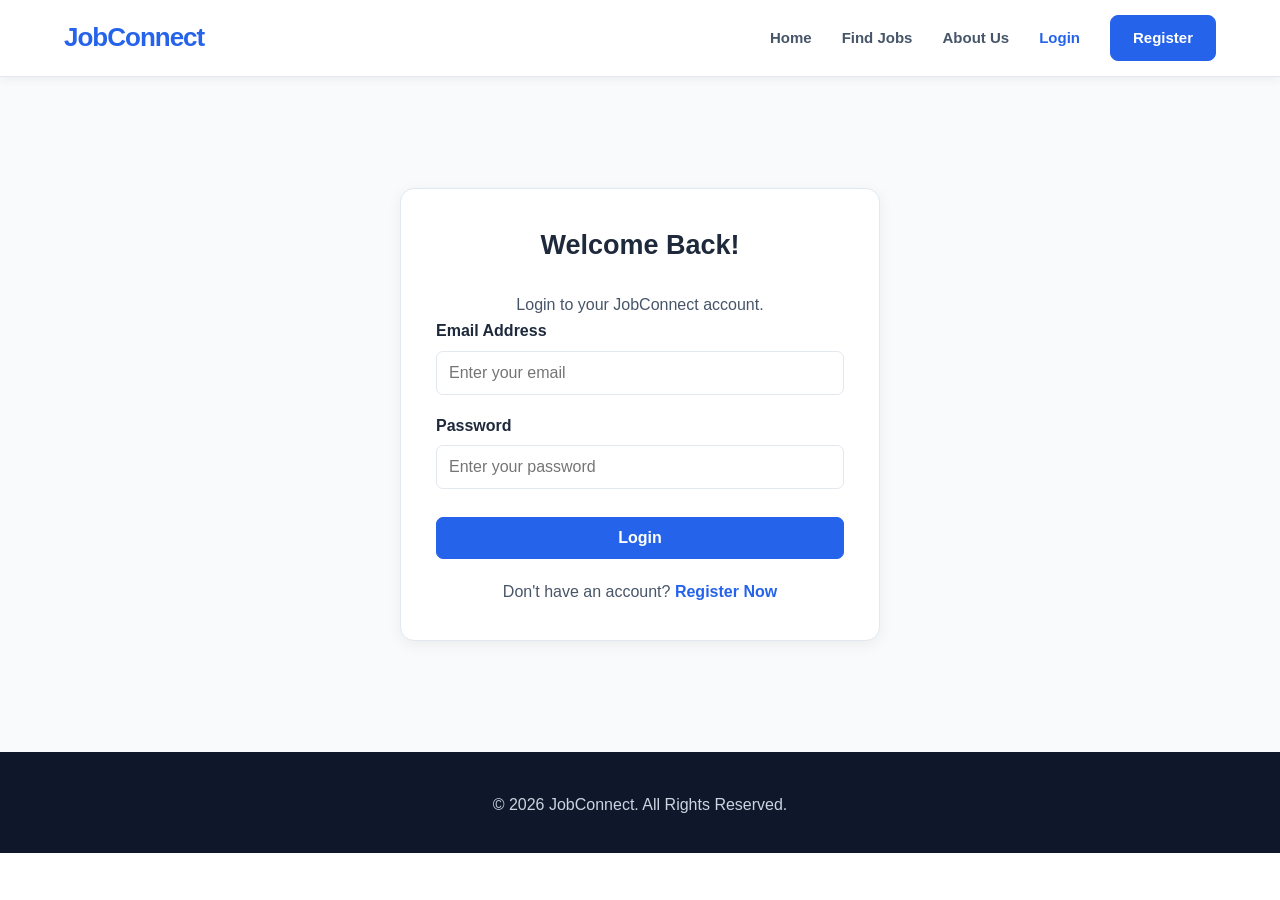
<file: index.html>
<!DOCTYPE html>
<html lang="en">
<head>
    <meta charset="UTF-8">
    <meta name="viewport" content="width=device-width, initial-scale=1.0">

    <title>JobConnect | Login</title>

    <meta http-equiv="refresh" content="0; url=login.html">
</head>

<body>
    <p>Redirecting to JobConnect Login...</p>

    <script>
        window.location.replace("login.html");
    </script>
</body>
</html>
</file>
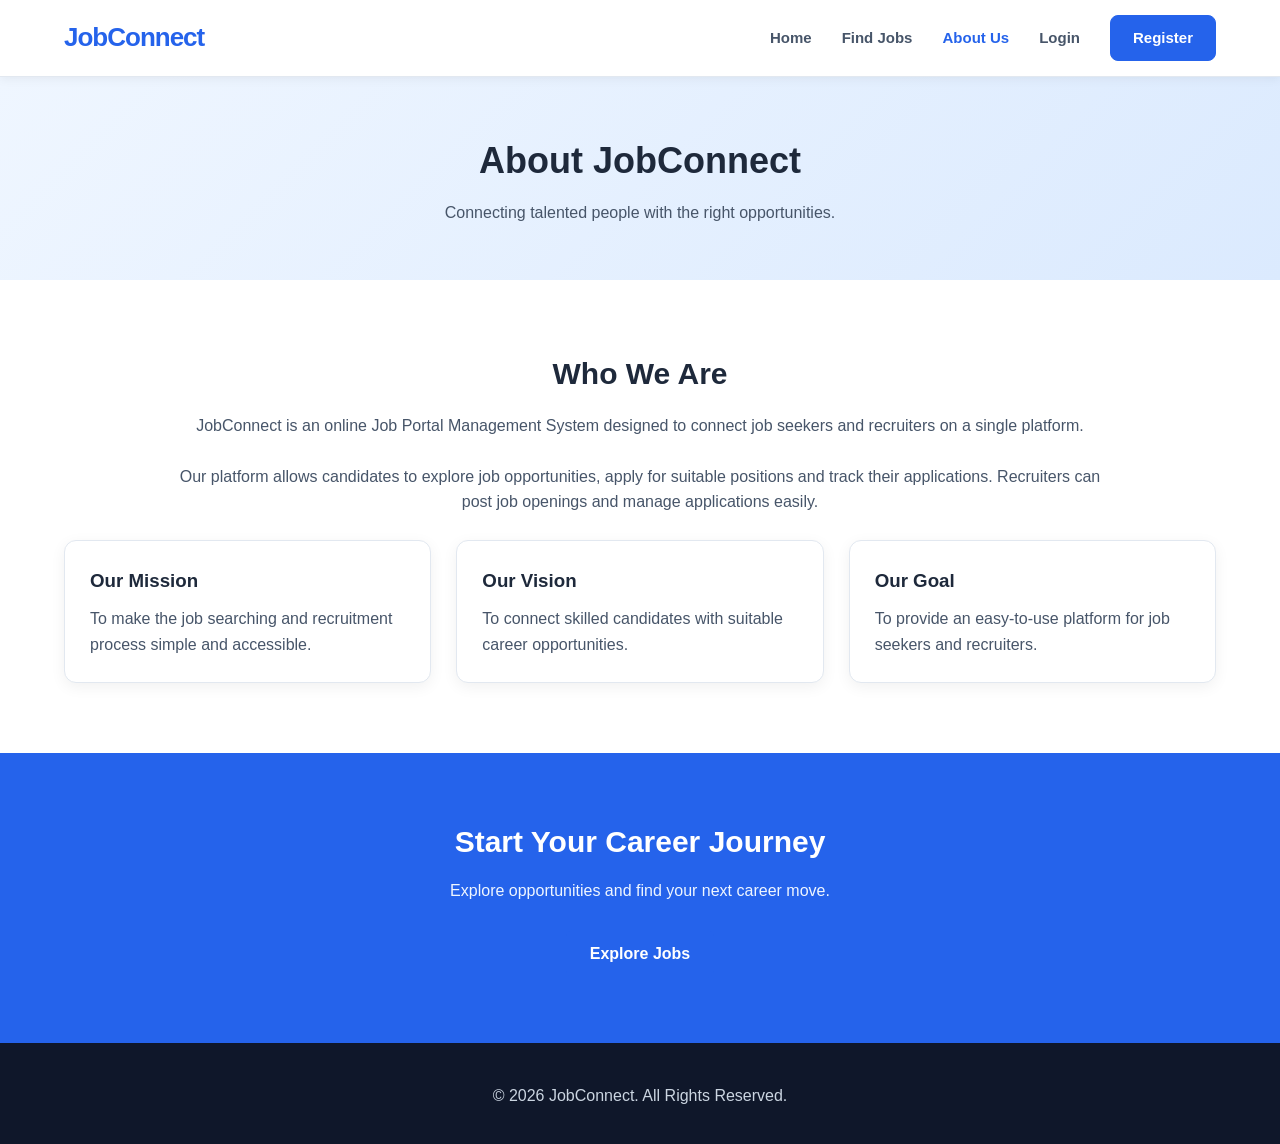
<file: about.html>
<!DOCTYPE html>
<html lang="en">
<head>
    <meta charset="UTF-8">
    <meta name="viewport" content="width=device-width, initial-scale=1.0">
    <title>About Us | JobConnect</title>
    <link rel="stylesheet" href="style.css">
    <script src="script.js" defer></script>
</head>
<body>

<header class="navbar">
    <div class="container nav-container">

        <a href="index.html" class="logo">JobConnect</a>

        <nav class="nav-links">
            <a href="index.html">Home</a>
            <a href="jobs.html">Find Jobs</a>
            <a href="about.html" class="active">About Us</a>
            <a href="login.html">Login</a>
            <a href="register.html" class="btn btn-primary">Register</a>
        </nav>

        <button class="menu-toggle" id="menuButton"
                aria-label="Toggle navigation"
                aria-expanded="false">
            ☰
        </button>

    </div>
</header>

<section class="page-heading">
    <h1>About JobConnect</h1>
    <p>Connecting talented people with the right opportunities.</p>
</section>

<section class="section">
    <div class="about-content">
        <h2>Who We Are</h2>
        <p>
            JobConnect is an online Job Portal Management System
            designed to connect job seekers and recruiters on
            a single platform.
        </p>

        <p>
            Our platform allows candidates to explore job
            opportunities, apply for suitable positions and
            track their applications. Recruiters can post
            job openings and manage applications easily.
        </p>
    </div>

    <div class="card-container">
        <div class="card">
            <h3>Our Mission</h3>
            <p>
                To make the job searching and recruitment
                process simple and accessible.
            </p>
        </div>

        <div class="card">
            <h3>Our Vision</h3>
            <p>
                To connect skilled candidates with
                suitable career opportunities.
            </p>
        </div>

        <div class="card">
            <h3>Our Goal</h3>
            <p>
                To provide an easy-to-use platform for
                job seekers and recruiters.
            </p>
        </div>
    </div>
</section>

<section class="section cta">
    <h2>Start Your Career Journey</h2>
    <p>Explore opportunities and find your next career move.</p>
    <a href="jobs.html" class="btn">Explore Jobs</a>
</section>

<footer>
    <p>© 2026 JobConnect. All Rights Reserved.</p>
</footer>

</body>
</html>
</file>
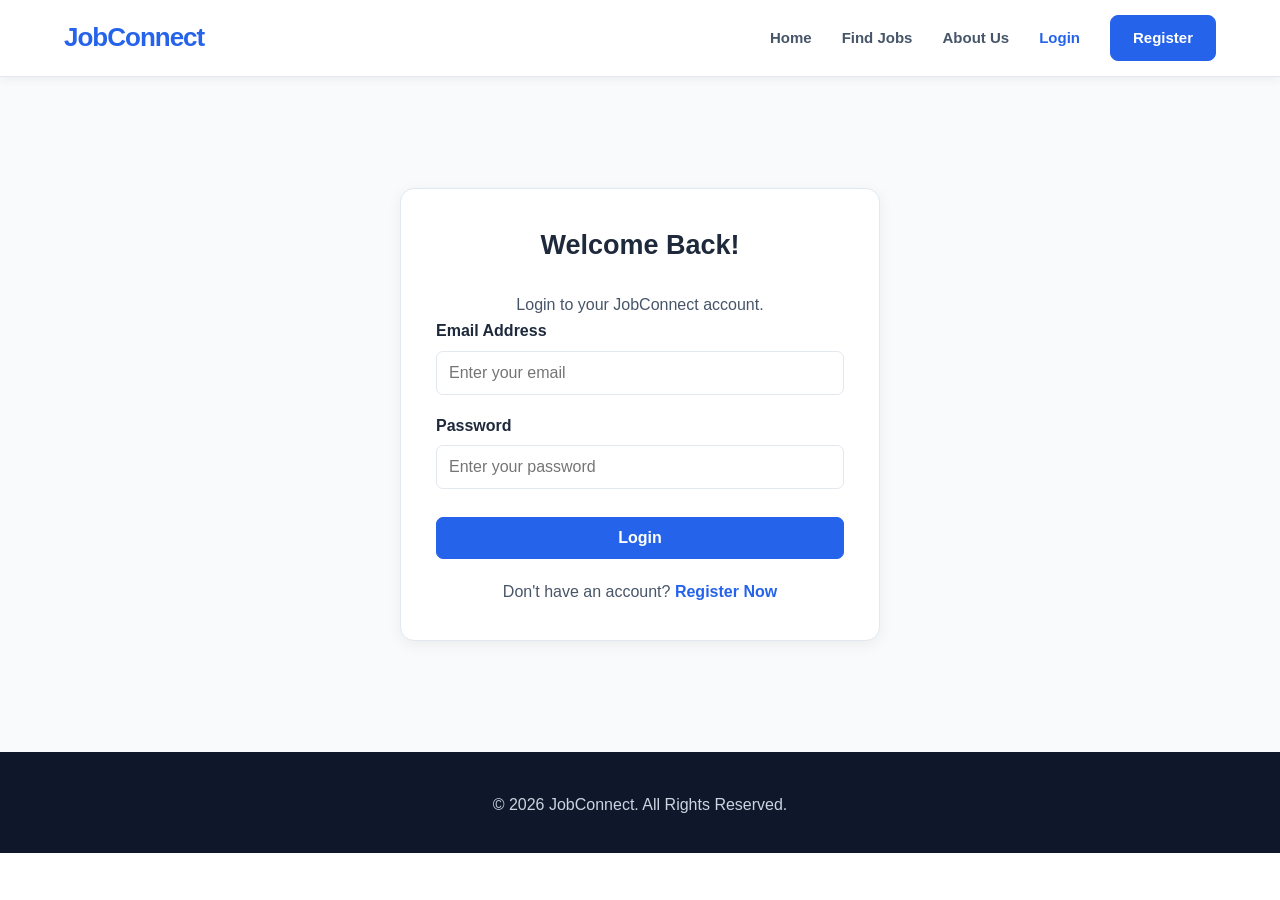
<file: applications.html>
<!DOCTYPE html>
<html lang="en">
<head>
    <meta charset="UTF-8">
    <meta name="viewport" content="width=device-width, initial-scale=1.0">
    <title>Manage Applications | JobConnect</title>

    <link rel="stylesheet" href="style.css">

    <style>
        .applications-container {
            max-width: 1200px;
            margin: 40px auto;
            padding: 20px;
        }

        .applications-header {
            margin-bottom: 30px;
        }

        .applications-header h1 {
            font-size: 32px;
            margin-bottom: 8px;
        }

        .applications-header p {
            color: #777;
        }

        .application-card {
            background: white;
            border: 1px solid #e5e7eb;
            border-radius: 12px;
            padding: 24px;
            margin-bottom: 20px;
            box-shadow: 0 3px 12px rgba(0,0,0,0.04);
        }

        .application-top {
            display: flex;
            justify-content: space-between;
            align-items: flex-start;
            gap: 15px;
            flex-wrap: wrap;
        }

        .applicant-name {
            font-size: 21px;
            font-weight: 700;
            margin-bottom: 8px;
        }

        .application-info {
            color: #666;
            line-height: 1.8;
            margin-top: 15px;
        }

        .application-info p {
            margin: 4px 0;
        }

        .status-control {
            display: flex;
            align-items: center;
            gap: 10px;
            flex-wrap: wrap;
            margin-top: 20px;
        }

        .status-control select {
            padding: 10px;
            border: 1px solid #ccc;
            border-radius: 6px;
        }

        .status-control button {
            padding: 10px 18px;
            background: #2563eb;
            color: white;
            border: none;
            border-radius: 6px;
            cursor: pointer;
        }

        .status-control button:hover {
            background: #1d4ed8;
        }

        .resume-link {
            color: #2563eb;
            text-decoration: none;
        }

        .empty-message {
            text-align: center;
            padding: 50px 20px;
            background: white;
            border-radius: 12px;
            color: #777;
        }

        #applicationsMessage {
            margin-bottom: 20px;
            color: #555;
        }

        @media(max-width: 600px) {
            .applications-container {
                padding: 12px;
            }

            .application-card {
                padding: 16px;
            }
        }
    </style>
</head>

<body>

<header class="navbar">
    <div class="logo">JobConnect</div>

    <nav>
        <a href="home.html">Home</a>
        <a href="recruiter-dashboard.html">Dashboard</a>
        <a href="post-job.html">Post a Job</a>
        <a href="applications.html">Applications</a>
        <a href="#" id="logoutBtn">Logout</a>
    </nav>
</header>

<main class="applications-container">

    <div class="applications-header">
        <h1>Manage Applications</h1>
        <p>View applicants and manage their application status.</p>
    </div>

    <p id="applicationsMessage">Loading applications...</p>

    <div id="applicationsList"></div>

</main>

<script>

const API_URL = "https://jobconnect-65l2.onrender.com/api";

const user = JSON.parse(
    sessionStorage.getItem("jobConnectUser")
);

const applicationsList = document.getElementById("applicationsList");
const message = document.getElementById("applicationsMessage");

// Check recruiter login
if (!user) {
    window.location.href = "login.html";
}

else if (user.role !== "RECRUITER") {
    window.location.href = "seeker-dashboard.html";
}

// Logout
document.getElementById("logoutBtn").addEventListener("click", function(e) {
    e.preventDefault();

    sessionStorage.removeItem("jobConnectUser");

    window.location.href = "login.html";
});


// Fetch recruiter's applications
async function loadApplications() {

    try {

        message.textContent = "Loading applications...";

        const response = await fetch(
            `${API_URL}/applications/recruiter/${user.userId}`
        );

        if (!response.ok) {
            throw new Error("Unable to fetch applications.");
        }

        const applications = await response.json();

        applicationsList.innerHTML = "";

        if (applications.length === 0) {

            message.textContent = "";

            applicationsList.innerHTML = `
                <div class="empty-message">
                    <h2>No Applications Yet</h2>
                    <p>Applications received for your job postings will appear here.</p>
                </div>
            `;

            return;
        }

        message.textContent =
            `${applications.length} application(s) received`;

        applications.forEach(application => {

            const card = document.createElement("div");

            card.className = "application-card";

            const appliedDate = application.appliedAt
                ? new Date(application.appliedAt).toLocaleDateString("en-IN")
                : "Not available";

            const status = application.status || "PENDING";

            card.innerHTML = `

                <div class="application-top">

                    <div>
                        <div class="applicant-name">
                            ${escapeHTML(application.applicantName)}
                        </div>

                        <div style="color:#2563eb;">
                            ${escapeHTML(application.jobTitle)}
                        </div>
                    </div>

                    <strong>${escapeHTML(status)}</strong>

                </div>

                <div class="application-info">

                    <p><strong>Email:</strong>
                        ${escapeHTML(application.email)}
                    </p>

                    <p><strong>Phone:</strong>
                        ${escapeHTML(application.phone || "Not provided")}
                    </p>

                    <p><strong>Applied On:</strong>
                        ${appliedDate}
                    </p>

                    <p><strong>Cover Letter:</strong>
                        ${escapeHTML(application.coverLetter || "Not provided")}
                    </p>

                    <p><strong>Resume:</strong>
                        ${application.resumePath
                            ? escapeHTML(application.resumePath)
                            : "Not uploaded"}
                    </p>

                </div>

                <div class="status-control">

                    <label>
                        <strong>Update Status:</strong>
                    </label>

                    <select id="status-${application.applicationId}">

                        <option value="PENDING" ${status === "PENDING" ? "selected" : ""}>
                            Pending
                        </option>

                        <option value="REVIEWED" ${status === "REVIEWED" ? "selected" : ""}>
                            Reviewed
                        </option>

                        <option value="SHORTLISTED" ${status === "SHORTLISTED" ? "selected" : ""}>
                            Shortlisted
                        </option>

                        <option value="REJECTED" ${status === "REJECTED" ? "selected" : ""}>
                            Rejected
                        </option>

                    </select>

                    <button onclick="updateApplicationStatus(${application.applicationId})">
                        Update Status
                    </button>

                </div>

            `;

            applicationsList.appendChild(card);

        });

    }

    catch(error) {

        message.textContent = error.message;

        applicationsList.innerHTML = "";

    }

}


// Update status in MySQL
async function updateApplicationStatus(applicationId) {

    const select = document.getElementById(
        `status-${applicationId}`
    );

    const newStatus = select.value;

    try {

        const response = await fetch(
            `${API_URL}/applications/${applicationId}/status`,
            {
                method: "PATCH",

                headers: {
                    "Content-Type": "application/json"
                },

                body: JSON.stringify({
                    status: newStatus
                })
            }
        );

        if (!response.ok) {
            throw new Error("Unable to update application status.");
        }

        alert("Application status updated successfully!");

        loadApplications();

    }

    catch(error) {

        alert(error.message);

    }

}


// Prevent HTML injection in applicant details
function escapeHTML(value) {

    if (value === null || value === undefined) {
        return "";
    }

    return String(value).replace(/[&<>"']/g, function(char) {
        return {
            "&": "&amp;",
            "<": "&lt;",
            ">": "&gt;",
            '"': "&quot;",
            "'": "&#039;"
        }[char];
    });

}


if (user && user.role === "RECRUITER") {
    loadApplications();
}

</script>

</body>
</html>
</file>
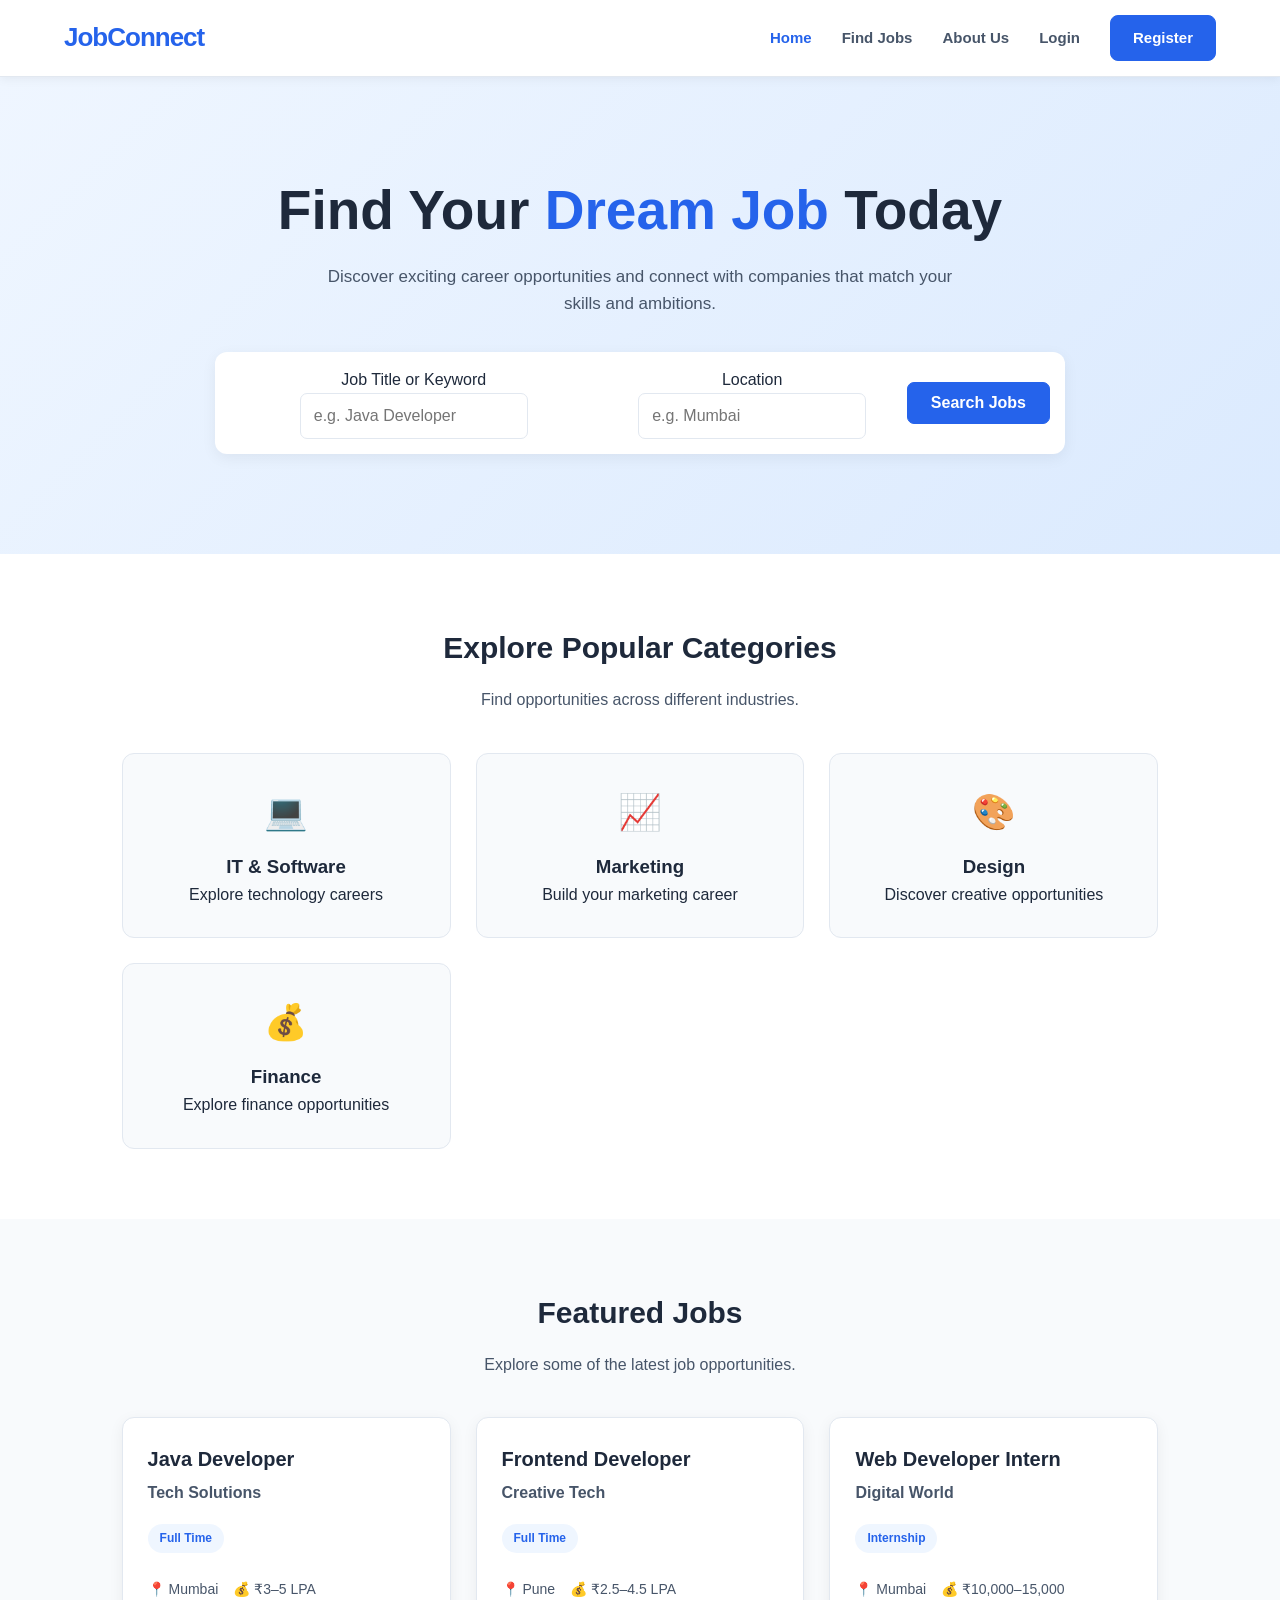
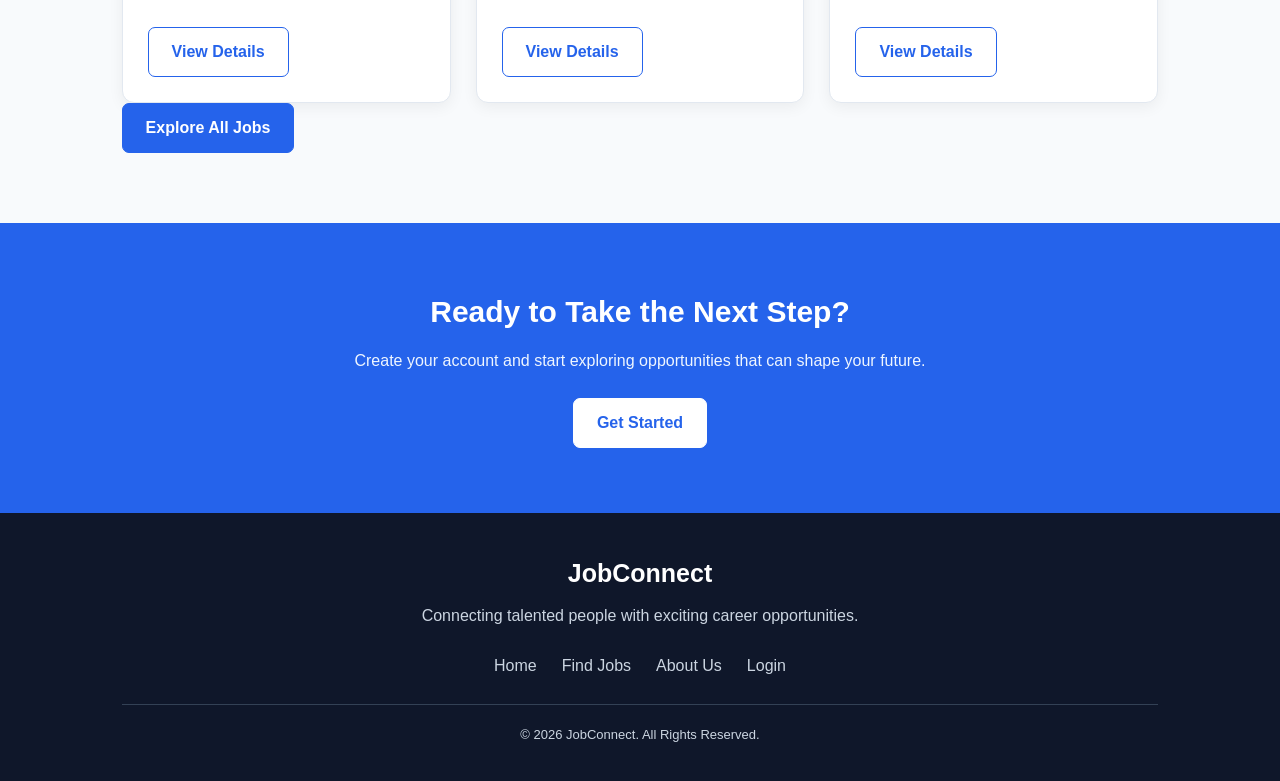
<file: home.html>
<!DOCTYPE html>
<html lang="en">
<head>
    <meta charset="UTF-8">
    <meta name="viewport" content="width=device-width, initial-scale=1.0">
    <title>JobConnect | Find Your Dream Job</title>

    <link rel="stylesheet" href="style.css">
    <script src="script.js" defer></script>
</head>

<body>

    <!-- Navbar -->
    <header class="navbar">
        <div class="container nav-container">

            <a href="index.html" class="logo">JobConnect</a>

            <nav class="nav-links">
                <a href="index.html" class="active">Home</a>
                <a href="jobs.html">Find Jobs</a>
                <a href="about.html">About Us</a>
                <a href="login.html">Login</a>
                <a href="register.html" class="btn btn-primary">Register</a>
            </nav>

            <button class="menu-toggle" id="menuButton"
                    aria-label="Toggle navigation" aria-expanded="false">
                ☰
            </button>

        </div>
    </header>


    <!-- Hero Section -->
    <section class="hero">
        <div class="container hero-content">

            <h1>Find Your <span>Dream Job</span> Today</h1>

            <p>
                Discover exciting career opportunities and connect with
                companies that match your skills and ambitions.
            </p>

            <form class="search-box" action="jobs.html" method="GET">

                <div class="search-input">
                    <label for="keyword">Job Title or Keyword</label>
                    <input
                        type="text"
                        id="keyword"
                        name="keyword"
                        placeholder="e.g. Java Developer"
                    >
                </div>

                <div class="search-input">
                    <label for="location">Location</label>
                    <input
                        type="text"
                        id="location"
                        name="location"
                        placeholder="e.g. Mumbai"
                    >
                </div>

                <button type="submit" class="btn btn-primary">
                    Search Jobs
                </button>

            </form>

        </div>
    </section>


    <!-- Popular Categories -->
    <section class="section categories-section">
        <div class="container">

            <div class="section-heading">
                <h2>Explore Popular Categories</h2>
                <p>Find opportunities across different industries.</p>
            </div>

            <div class="card-container">

                <a href="jobs.html?keyword=IT" class="category-card">
                    <div class="category-icon">💻</div>
                    <h3>IT & Software</h3>
                    <p>Explore technology careers</p>
                </a>

                <a href="jobs.html?keyword=Marketing" class="category-card">
                    <div class="category-icon">📈</div>
                    <h3>Marketing</h3>
                    <p>Build your marketing career</p>
                </a>

                <a href="jobs.html?keyword=Design" class="category-card">
                    <div class="category-icon">🎨</div>
                    <h3>Design</h3>
                    <p>Discover creative opportunities</p>
                </a>

                <a href="jobs.html?keyword=Finance" class="category-card">
                    <div class="category-icon">💰</div>
                    <h3>Finance</h3>
                    <p>Explore finance opportunities</p>
                </a>

            </div>

        </div>
    </section>


    <!-- Featured Jobs -->
    <section class="section featured-jobs">
        <div class="container">

            <div class="section-heading">
                <h2>Featured Jobs</h2>
                <p>Explore some of the latest job opportunities.</p>
            </div>

            <div class="card-container">

                <div class="job-card">
                    <div class="job-card-header">
                        <div>
                            <h3>Java Developer</h3>
                            <p class="company-name">Tech Solutions</p>
                        </div>
                        <span class="job-type">Full Time</span>
                    </div>

                    <div class="job-info">
                        <span>📍 Mumbai</span>
                        <span>💰 ₹3–5 LPA</span>
                    </div>

                    <a href="job-details.html?id=1"
                       class="btn btn-outline">View Details</a>
                </div>


                <div class="job-card">
                    <div class="job-card-header">
                        <div>
                            <h3>Frontend Developer</h3>
                            <p class="company-name">Creative Tech</p>
                        </div>
                        <span class="job-type">Full Time</span>
                    </div>

                    <div class="job-info">
                        <span>📍 Pune</span>
                        <span>💰 ₹2.5–4.5 LPA</span>
                    </div>

                    <a href="job-details.html?id=2"
                       class="btn btn-outline">View Details</a>
                </div>


                <div class="job-card">
                    <div class="job-card-header">
                        <div>
                            <h3>Web Developer Intern</h3>
                            <p class="company-name">Digital World</p>
                        </div>
                        <span class="job-type">Internship</span>
                    </div>

                    <div class="job-info">
                        <span>📍 Mumbai</span>
                        <span>💰 ₹10,000–15,000</span>
                    </div>

                    <a href="job-details.html?id=3"
                       class="btn btn-outline">View Details</a>
                </div>

            </div>

            <div class="section-action">
                <a href="jobs.html" class="btn btn-primary">
                    Explore All Jobs
                </a>
            </div>

        </div>
    </section>


    <!-- Call To Action -->
    <section class="cta-section">
        <div class="container">

            <h2>Ready to Take the Next Step?</h2>

            <p>
                Create your account and start exploring opportunities
                that can shape your future.
            </p>

            <a href="register.html" class="btn btn-light">
                Get Started
            </a>

        </div>
    </section>


    <!-- Footer -->
    <footer class="footer">
        <div class="container">

            <h3>JobConnect</h3>

            <p>
                Connecting talented people with exciting career opportunities.
            </p>

            <div class="footer-links">
                <a href="index.html">Home</a>
                <a href="jobs.html">Find Jobs</a>
                <a href="about.html">About Us</a>
                <a href="login.html">Login</a>
            </div>

            <p class="copyright">
                © <span id="currentYear">2026</span> JobConnect.
                All Rights Reserved.
            </p>

        </div>
    </footer>

</body>
</html>
</file>
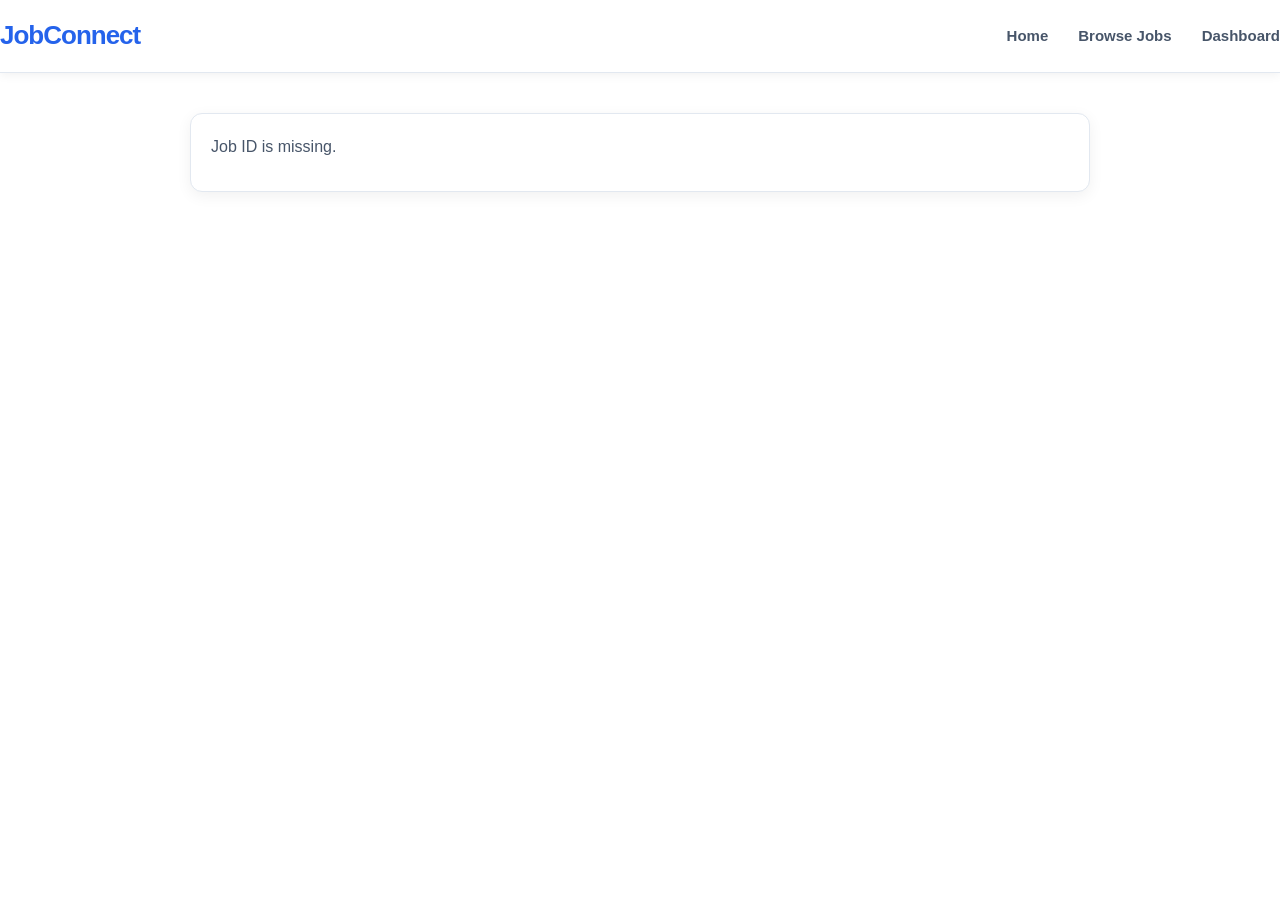
<file: job-details.html>
<!DOCTYPE html>
<html lang="en">

<head>
    <meta charset="UTF-8">
    <meta name="viewport" content="width=device-width, initial-scale=1.0">
    <title>Job Details | JobConnect</title>

    <link rel="stylesheet" href="style.css">

    <style>
        .details-container {
            max-width: 900px;
            margin: 40px auto;
            padding: 20px;
        }

        .details-card, .apply-card {
            background: white;
            padding: 28px;
            border-radius: 12px;
            margin-bottom: 25px;
            border: 1px solid #e5e7eb;
        }

        .details-card h1 {
            margin-bottom: 10px;
        }

        .company {
            color: #2563eb;
            font-weight: bold;
        }

        .job-info {
            display: flex;
            flex-wrap: wrap;
            gap: 20px;
            margin: 22px 0;
            color: #555;
        }

        .description {
            line-height: 1.8;
            white-space: pre-wrap;
        }

        .apply-card textarea,
        .apply-card input {
            width: 100%;
            padding: 12px;
            margin: 10px 0 20px;
            border: 1px solid #ccc;
            border-radius: 7px;
            box-sizing: border-box;
        }

        .apply-card textarea {
            min-height: 130px;
            resize: vertical;
        }

        .apply-card button {
            padding: 12px 25px;
            border: none;
            border-radius: 7px;
            cursor: pointer;
        }

        #applicationMessage {
            margin-top: 15px;
        }
    </style>
</head>

<body>

<header class="navbar">
    <a href="home.html" class="logo">JobConnect</a>

    <nav>
        <a href="home.html">Home</a>
        <a href="jobs.html">Browse Jobs</a>
        <a href="seeker-dashboard.html">Dashboard</a>
    </nav>
</header>

<main class="details-container">

    <p id="loadingMessage">Loading job details...</p>

    <div id="jobDetails"></div>

    <section class="apply-card" id="applySection" style="display:none;">

        <h2>Apply for this Job</h2>

        <p>Submit your application to the recruiter.</p>

        <form id="applicationForm">

            <label for="resumePath">Resume Link (Optional)</label>

            <input
                type="url"
                id="resumePath"
                placeholder="Paste your Google Drive resume link"
            >

            <label for="coverLetter">Cover Letter</label>

            <textarea
                id="coverLetter"
                placeholder="Write why you are suitable for this job..."
            ></textarea>

            <button type="submit" class="btn btn-primary" id="applyButton">
                Submit Application
            </button>

            <p id="applicationMessage"></p>

        </form>

    </section>

</main>

<script>

const API = "https://jobconnect-65l2.onrender.com/api";

const user = JSON.parse(
    sessionStorage.getItem("jobConnectUser")
);

const jobId = new URLSearchParams(
    window.location.search
).get("id");

const jobDetails = document.getElementById("jobDetails");
const loadingMessage = document.getElementById("loadingMessage");
const applySection = document.getElementById("applySection");

let currentJob = null;


// Load actual job details
async function loadJobDetails() {

    try {

        if (!jobId) {
            throw new Error("Job ID is missing.");
        }

        const response = await fetch(`${API}/jobs/${jobId}`);

        if (!response.ok) {
            throw new Error("Unable to load job details.");
        }

        currentJob = await response.json();

        const companyResponse = await fetch(`${API}/companies`);

        if (!companyResponse.ok) {
            throw new Error("Unable to load company details.");
        }

        const companies = await companyResponse.json();

        const company = companies.find(
            c => Number(c.companyId) === Number(currentJob.companyId)
        );

        const companyName = company
            ? company.companyName
            : "Company";

        const salary =
            currentJob.salaryMin || currentJob.salaryMax
            ? `₹${currentJob.salaryMin || 0} - ₹${currentJob.salaryMax || 0}`
            : "Not disclosed";

        jobDetails.innerHTML = `

            <div class="details-card">

                <h1>${escapeHTML(currentJob.jobTitle)}</h1>

                <p class="company">${escapeHTML(companyName)}</p>

                <div class="job-info">

                    <span>📍 ${escapeHTML(currentJob.location)}</span>

                    <span>💼 ${escapeHTML(currentJob.jobType || "Not specified")}</span>

                    <span>🎓 ${escapeHTML(currentJob.experience || "Not specified")}</span>

                    <span>💰 ${escapeHTML(salary)}</span>

                </div>

                <h3>Job Description</h3>

                <p class="description">
                    ${escapeHTML(currentJob.description)}
                </p>

                <p><strong>Status:</strong>
                    ${escapeHTML(currentJob.status)}
                </p>

            </div>

        `;

        loadingMessage.textContent = "";

        if (user && user.role === "SEEKER" &&
            currentJob.status === "OPEN") {

            applySection.style.display = "block";

        } else if (!user) {

            applySection.style.display = "block";

            applySection.innerHTML = `
                <h2>Want to Apply?</h2>
                <p>Please login with your Job Seeker account to apply.</p>
                <a href="login.html" class="btn btn-primary">Login</a>
            `;

        } else if (user.role === "RECRUITER") {

            applySection.style.display = "block";

            applySection.innerHTML = `
                <h2>Recruiter Account</h2>
                <p>Recruiters can browse jobs but cannot apply.</p>
            `;

        } else {

            applySection.style.display = "block";

            applySection.innerHTML = `
                <h2>Applications Closed</h2>
                <p>This job is currently not accepting applications.</p>
            `;

        }

    }

    catch(error) {

        loadingMessage.textContent = error.message;

    }

}


// Submit application to backend
document.getElementById("applicationForm")
.addEventListener("submit", async function(event) {

    event.preventDefault();

    if (!user || user.role !== "SEEKER") {
        alert("Please login as a job seeker first.");
        return;
    }

    const button = document.getElementById("applyButton");
    const message = document.getElementById("applicationMessage");

    button.disabled = true;
    button.textContent = "Submitting...";

    message.textContent = "";

    const applicationData = {

        jobId: Number(jobId),

        seekerId: Number(user.userId),

        resumePath: document.getElementById("resumePath").value.trim() || null,

        coverLetter: document.getElementById("coverLetter").value.trim() || null

    };

    try {

        const response = await fetch(`${API}/applications`, {

            method: "POST",

            headers: {
                "Content-Type": "application/json"
            },

            body: JSON.stringify(applicationData)

        });

        if (!response.ok) {

            const error = await response.text();

            throw new Error(error);

        }

        message.style.color = "green";

        message.textContent = "Application submitted successfully!";

        button.textContent = "Applied Successfully";

        button.disabled = true;

    }

    catch(error) {

        message.style.color = "red";
        message.textContent = error.message;

        button.disabled = false;
        button.textContent = "Submit Application";

    }

});


// Escape HTML content
function escapeHTML(value) {

    if (value === null || value === undefined) {
        return "";
    }

    return String(value).replace(/[&<>"']/g, char => ({
        "&": "&amp;",
        "<": "&lt;",
        ">": "&gt;",
        '"': "&quot;",
        "'": "&#039;"
    })[char]);

}


loadJobDetails();

</script>

</body>
</html>
</file>
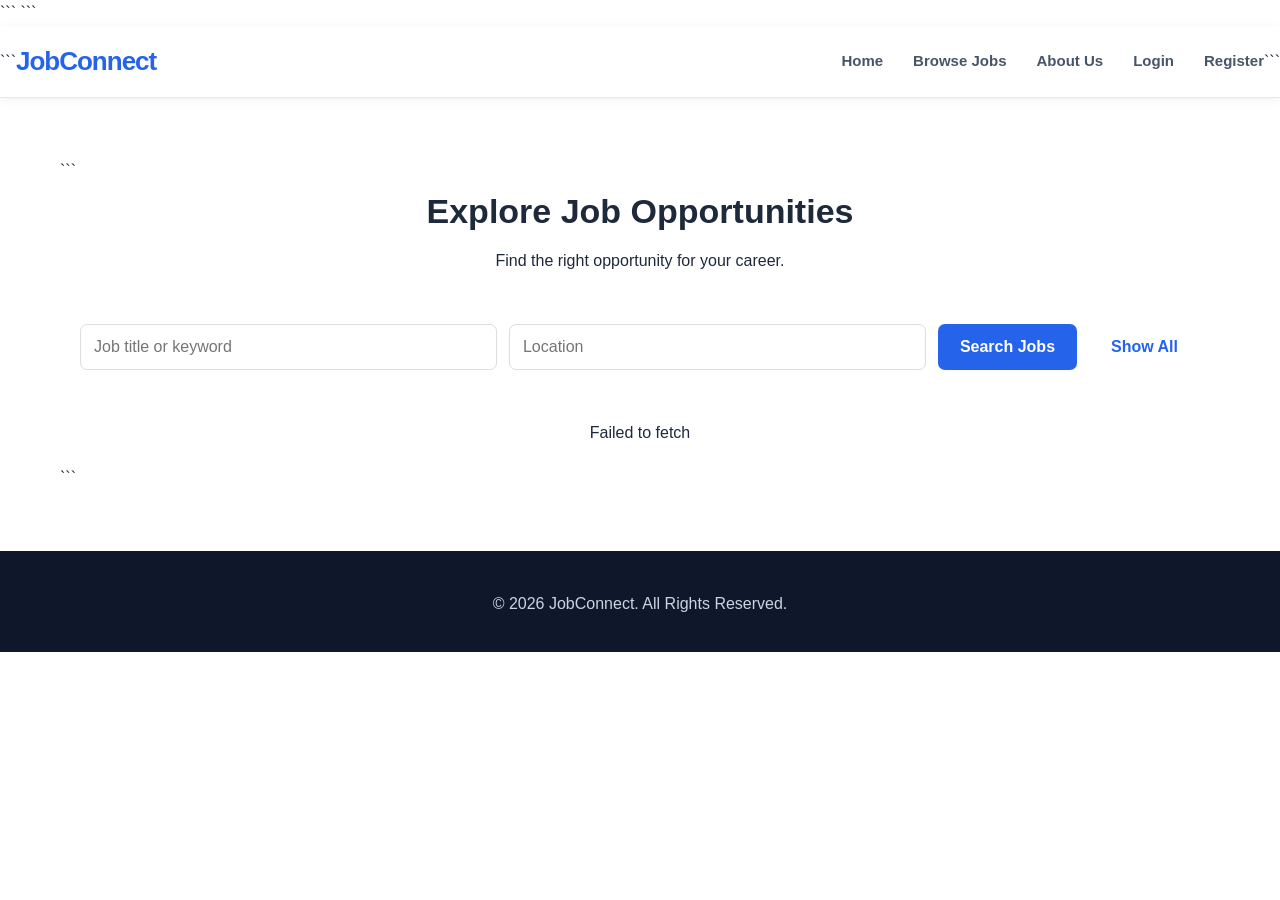
<file: jobs.html>
<!DOCTYPE html>

<html lang="en">

<head>
    <meta charset="UTF-8">
    <meta name="viewport" content="width=device-width, initial-scale=1.0">
    <title>Browse Jobs | JobConnect</title>

```
<link rel="stylesheet" href="style.css">

<style>
    .jobs-container {
        max-width: 1200px;
        margin: 40px auto;
        padding: 20px;
    }

    .jobs-heading {
        text-align: center;
        margin-bottom: 30px;
    }

    .jobs-heading h1 {
        font-size: 34px;
        margin-bottom: 10px;
    }

    .jobs-search {
        display: flex;
        gap: 12px;
        flex-wrap: wrap;
        background: white;
        padding: 20px;
        border-radius: 12px;
        margin-bottom: 30px;
    }

    .jobs-search input {
        flex: 1;
        min-width: 180px;
        padding: 13px;
        border: 1px solid #ddd;
        border-radius: 7px;
    }

    .jobs-search button {
        padding: 12px 22px;
        border: none;
        border-radius: 7px;
        cursor: pointer;
    }

    .database-job-card {
        background: white;
        padding: 24px;
        border: 1px solid #e5e7eb;
        border-radius: 12px;
        margin-bottom: 18px;
        box-shadow: 0 3px 12px rgba(0,0,0,0.04);
    }

    .database-job-card h3 {
        margin-bottom: 8px;
        font-size: 22px;
    }

    .company-name {
        color: #2563eb;
        font-weight: 600;
    }

    .job-meta {
        display: flex;
        gap: 20px;
        flex-wrap: wrap;
        margin: 18px 0;
        color: #666;
    }

    .job-actions {
        display: flex;
        gap: 12px;
        flex-wrap: wrap;
    }

    .job-actions a {
        text-decoration: none;
    }

    .empty-jobs {
        text-align: center;
        padding: 50px 20px;
        background: white;
        border-radius: 12px;
    }

    #jobMessage {
        margin-bottom: 20px;
        text-align: center;
    }
</style>
```

</head>

<body>

<header class="navbar">

```
<a href="home.html" class="logo">JobConnect</a>

<nav>
    <a href="home.html">Home</a>
    <a href="jobs.html">Browse Jobs</a>
    <a href="about.html">About Us</a>
    <a href="login.html" id="loginLink">Login</a>
    <a href="register.html" id="registerLink">Register</a>
    <a href="seeker-dashboard.html" id="seekerDashboard" style="display:none;">
        Dashboard
    </a>
    <a href="recruiter-dashboard.html" id="recruiterDashboard" style="display:none;">
        Dashboard
    </a>
    <a href="post-job.html" id="postJobLink" style="display:none;">
        Post a Job
    </a>
    <a href="#" id="logoutLink" style="display:none;">
        Logout
    </a>
</nav>
```

</header>

<main class="jobs-container">

```
<div class="jobs-heading">
    <h1>Explore Job Opportunities</h1>
    <p>Find the right opportunity for your career.</p>
</div>


<form class="jobs-search" id="databaseJobSearch">

    <input
        type="text"
        id="jobKeyword"
        placeholder="Job title or keyword"
    >

    <input
        type="text"
        id="jobLocation"
        placeholder="Location"
    >

    <button type="submit" class="btn btn-primary">
        Search Jobs
    </button>

    <button type="button" class="btn btn-outline" id="showAllJobs">
        Show All
    </button>

</form>


<p id="jobMessage">Loading jobs...</p>

<div id="jobList"></div>
```

</main>

<footer class="footer">
    <p>© 2026 JobConnect. All Rights Reserved.</p>
</footer>

<script>

const API = "https://jobconnect-65l2.onrender.com/api";

const user = JSON.parse(
    sessionStorage.getItem("jobConnectUser")
);


// Navbar according to login
if (user) {

    document.getElementById("loginLink").style.display = "none";
    document.getElementById("registerLink").style.display = "none";
    document.getElementById("logoutLink").style.display = "inline";

    if (user.role === "SEEKER") {

        document.getElementById("seekerDashboard").style.display = "inline";

    }

    if (user.role === "RECRUITER") {

        document.getElementById("recruiterDashboard").style.display = "inline";
        document.getElementById("postJobLink").style.display = "inline";

    }

}


// Logout
document.getElementById("logoutLink").addEventListener("click", function(e) {

    e.preventDefault();

    sessionStorage.removeItem("jobConnectUser");

    window.location.href = "login.html";

});


const jobList = document.getElementById("jobList");
const jobMessage = document.getElementById("jobMessage");

let companies = [];


// Load companies
async function loadCompanies() {

    const response = await fetch(`${API}/companies`);

    if (!response.ok) {
        throw new Error("Unable to load companies.");
    }

    companies = await response.json();

}


// Load jobs from MySQL
async function loadJobs(keyword = "", location = "") {

    try {

        jobMessage.textContent = "Loading jobs...";
        jobList.innerHTML = "";

        const params = new URLSearchParams();

        if (keyword) params.append("keyword", keyword);
        if (location) params.append("location", location);

        const response = await fetch(
            `${API}/jobs?${params.toString()}`
        );

        if (!response.ok) {
            throw new Error("Unable to load job postings.");
        }

        const jobs = await response.json();

        const openJobs = jobs.filter(job => job.status === "OPEN");

        jobList.innerHTML = "";

        if (openJobs.length === 0) {

            jobMessage.textContent = "";

            jobList.innerHTML = `
                <div class="empty-jobs">
                    <h2>No Jobs Found</h2>
                    <p>Try another keyword or location.</p>
                </div>
            `;

            return;

        }


        jobMessage.textContent =
            `${openJobs.length} job(s) available`;


        openJobs.forEach(job => {

            const company = companies.find(
                c => Number(c.companyId) === Number(job.companyId)
            );

            const companyName = company
                ? company.companyName
                : "Company";

            const salary =
                job.salaryMin || job.salaryMax
                ? `₹${job.salaryMin || 0} - ₹${job.salaryMax || 0}`
                : "Not disclosed";


            const card = document.createElement("div");

            card.className = "database-job-card";

            card.innerHTML = `

                <h3>${escapeHTML(job.jobTitle)}</h3>

                <p class="company-name">
                    ${escapeHTML(companyName)}
                </p>

                <div class="job-meta">

                    <span>📍 ${escapeHTML(job.location)}</span>

                    <span>💼 ${escapeHTML(job.jobType || "Not specified")}</span>

                    <span>🎓 ${escapeHTML(job.experience || "Not specified")}</span>

                    <span>💰 ${escapeHTML(salary)}</span>

                </div>

                <div class="job-actions">

                    <a href="job-details.html?id=${job.jobId}"
                       class="btn btn-outline">
                       View Details
                    </a>

                    ${user && user.role === "SEEKER"
                        ? `<a href="job-details.html?id=${job.jobId}"
                              class="btn btn-primary">
                              Apply Now
                           </a>`
                        : ""
                    }

                </div>

            `;

            jobList.appendChild(card);

        });

    }

    catch(error) {

        jobMessage.textContent = error.message;

    }

}


// Search
document.getElementById("databaseJobSearch")
.addEventListener("submit", function(e) {

    e.preventDefault();

    const keyword =
        document.getElementById("jobKeyword").value.trim();

    const location =
        document.getElementById("jobLocation").value.trim();

    loadJobs(keyword, location);

});


// Show all
document.getElementById("showAllJobs")
.addEventListener("click", function() {

    document.getElementById("jobKeyword").value = "";
    document.getElementById("jobLocation").value = "";

    loadJobs();

});


// HTML safety
function escapeHTML(value) {

    if (value === null || value === undefined) return "";

    return String(value).replace(/[&<>"']/g, function(char) {

        return {
            "&": "&amp;",
            "<": "&lt;",
            ">": "&gt;",
            '"': "&quot;",
            "'": "&#039;"
        }[char];

    });

}


// Initialize
async function initializeJobsPage() {

    try {

        await loadCompanies();

        const params = new URLSearchParams(window.location.search);

        const keyword = params.get("keyword") || "";
        const location = params.get("location") || "";

        document.getElementById("jobKeyword").value = keyword;
        document.getElementById("jobLocation").value = location;

        await loadJobs(keyword, location);

    }

    catch(error) {

        jobMessage.textContent = error.message;

    }

}

initializeJobsPage();

</script>

</body>
</html>
</file>
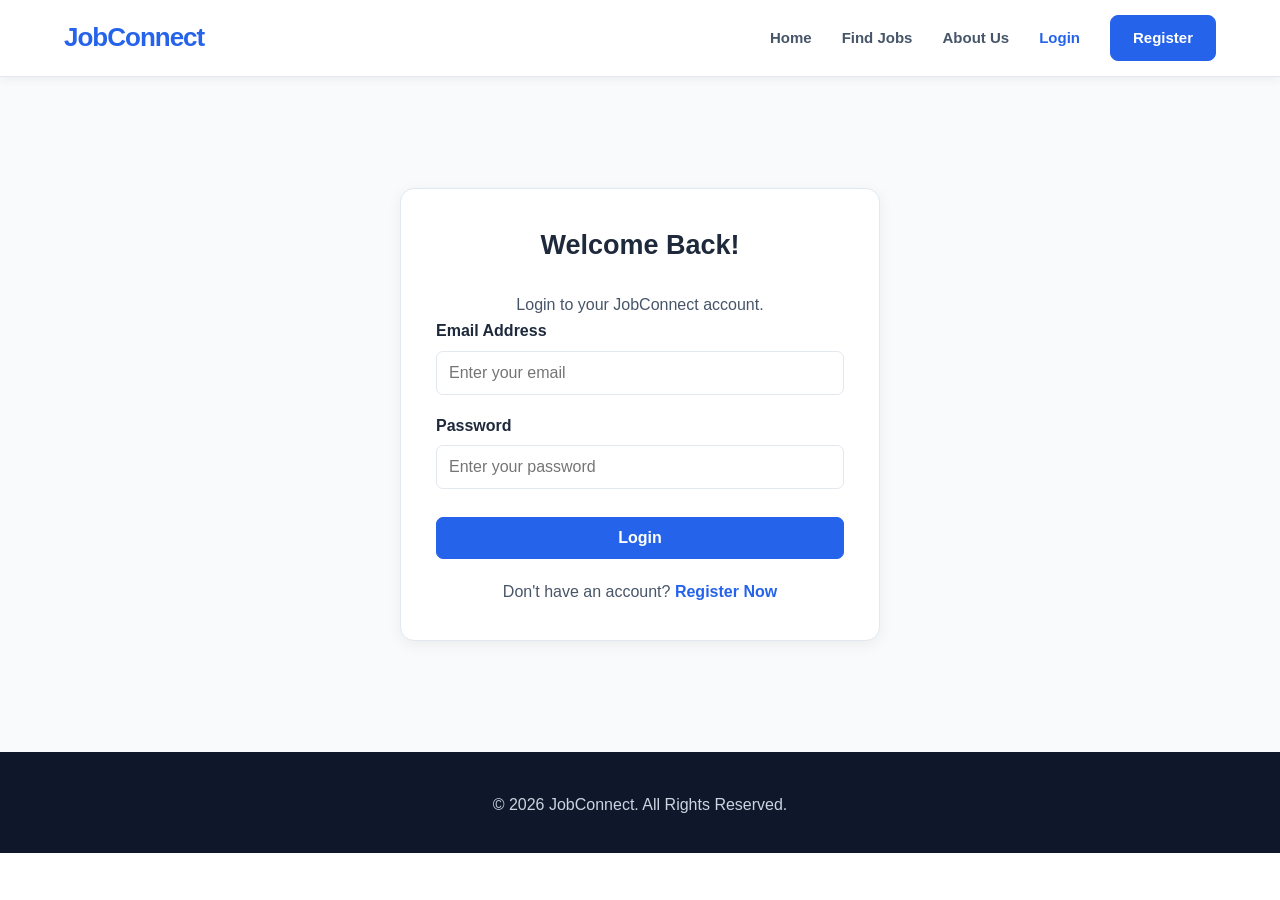
<file: login.html>
<!DOCTYPE html>
<html lang="en">
<head>
    <meta charset="UTF-8">
    <meta name="viewport" content="width=device-width, initial-scale=1.0">
    <title>Login | JobConnect</title>
    <link rel="stylesheet" href="style.css">
    <script src="script.js" defer></script>
</head>
<body>

<header class="navbar">
    <div class="container nav-container">

        <a href="index.html" class="logo">JobConnect</a>

        <nav class="nav-links">
            <a href="index.html">Home</a>
            <a href="jobs.html">Find Jobs</a>
            <a href="about.html">About Us</a>
            <a href="login.html" class="active">Login</a>
            <a href="register.html" class="btn btn-primary">Register</a>
        </nav>

        <button class="menu-toggle" id="menuButton"
                aria-label="Toggle navigation"
                aria-expanded="false">
            ☰
        </button>

    </div>
</header>

<section class="form-section">
    <div class="form-container">
        <h2>Welcome Back!</h2>
        <p>Login to your JobConnect account.</p>

       <form id="loginForm">

    <label>Email Address</label>
    <input
        type="email"
        id="email"
        name="email"
        placeholder="Enter your email"
        required
    >

    <label>Password</label>
    <input
        type="password"
        id="password"
        name="password"
        placeholder="Enter your password"
        required
    >

    <button type="submit" class="btn full-btn">
        Login
    </button>

    <p id="loginMessage"></p>

</form>

        <p>Don't have an account? <a href="register.html">Register Now</a></p>
    </div>
</section>

<footer>
    <p>© 2026 JobConnect. All Rights Reserved.</p>
</footer>

</body>
</html>
</file>
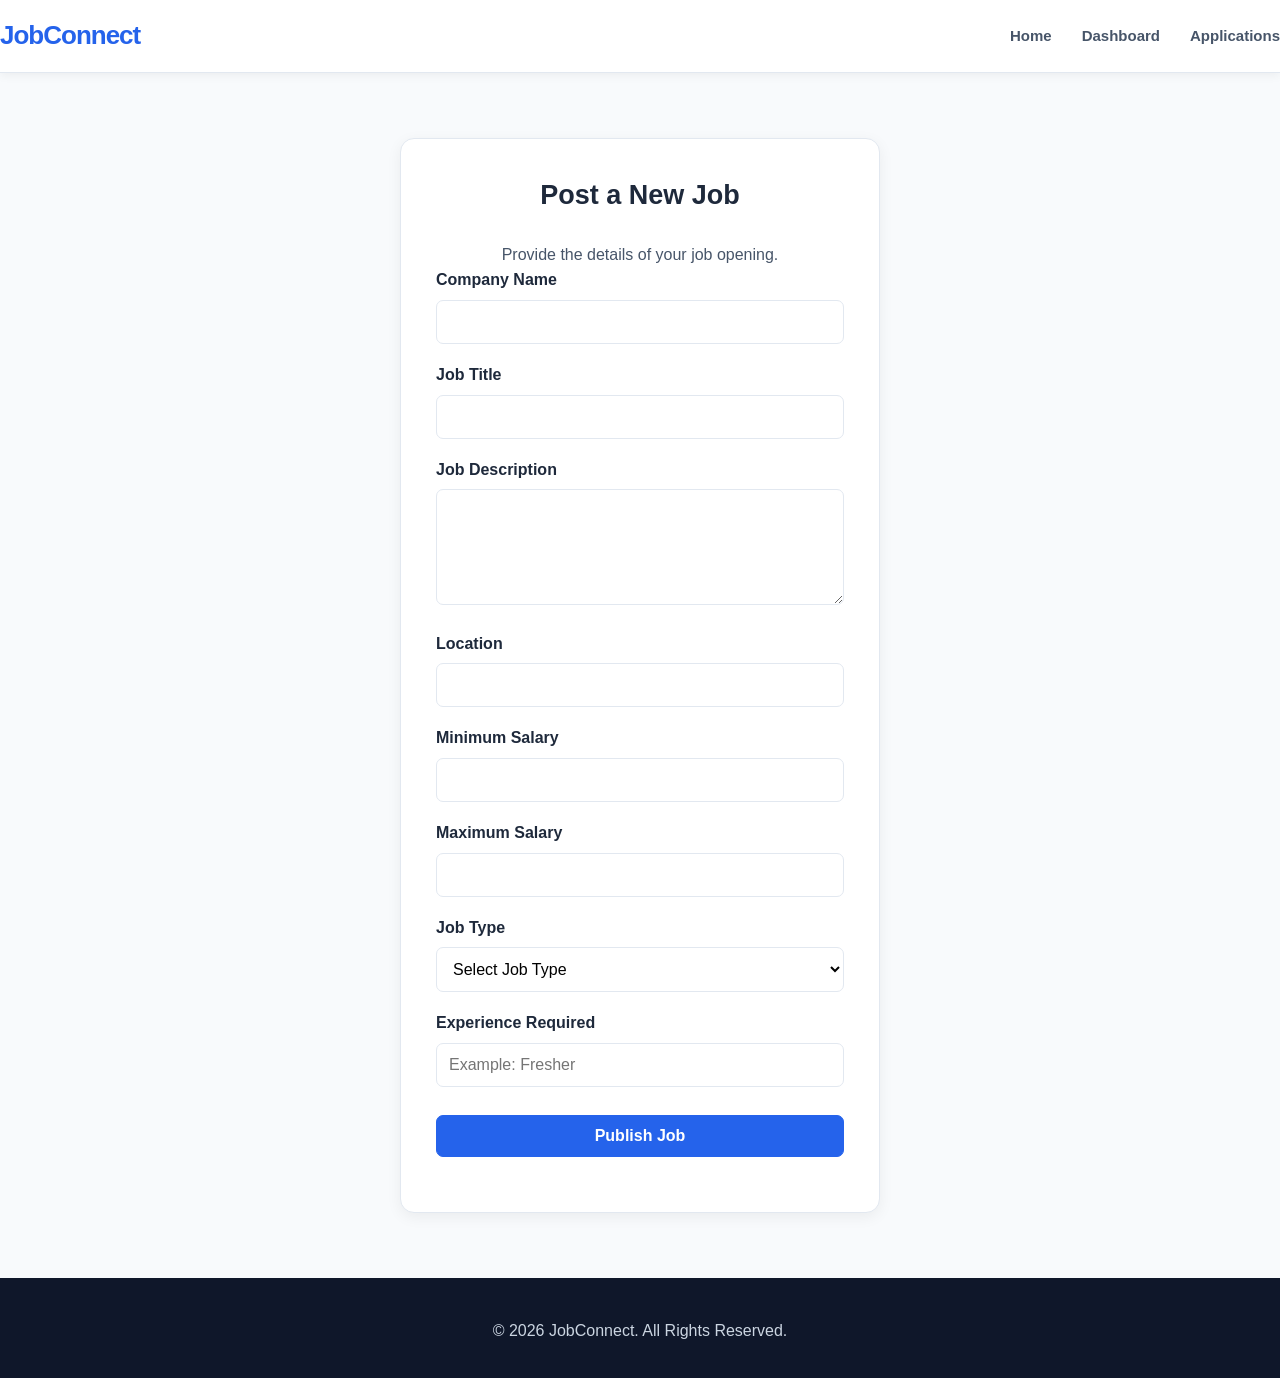
<file: post-job.html>
<!DOCTYPE html>
<html lang="en">
<head>
    <meta charset="UTF-8">
    <meta name="viewport" content="width=device-width, initial-scale=1.0">
    <title>Post a Job | JobConnect</title>
    <link rel="stylesheet" href="style.css">
    <script src="script.js" defer></script>
</head>
<body>

<header class="navbar">
    <a href="home.html" class="logo">Job<span>Connect</span></a>
    <nav>
        <a href="home.html">Home</a>
        <a href="recruiter-dashboard.html">Dashboard</a>
        <a href="applications.html">Applications</a>
    </nav>
</header>

<section class="form-section">
    <div class="form-container">

        <h2>Post a New Job</h2>
        <p>Provide the details of your job opening.</p>

        <form id="postJobForm">

            <label>Company Name</label>
            <input type="text" id="companyName" required>

            <label>Job Title</label>
            <input type="text" id="jobTitle" required>

            <label>Job Description</label>
            <textarea id="description" rows="5" required></textarea>

            <label>Location</label>
            <input type="text" id="location" required>

            <label>Minimum Salary</label>
            <input type="number" id="salaryMin" min="0">

            <label>Maximum Salary</label>
            <input type="number" id="salaryMax" min="0">

            <label>Job Type</label>
            <select id="jobType" required>
                <option value="">Select Job Type</option>
                <option value="Full Time">Full Time</option>
                <option value="Part Time">Part Time</option>
                <option value="Internship">Internship</option>
            </select>

            <label>Experience Required</label>
            <input type="text" id="experience" placeholder="Example: Fresher">

            <button type="submit" class="btn full-btn" id="publishButton">
                Publish Job
            </button>

            <p id="jobMessage"></p>

        </form>
    </div>
</section>

<footer>
    <p>© 2026 JobConnect. All Rights Reserved.</p>
</footer>

<script>
const API = "https://jobconnect-65l2.onrender.com/api";

document.getElementById("postJobForm").addEventListener("submit", async function(e) {

    e.preventDefault();

    const user = JSON.parse(sessionStorage.getItem("jobConnectUser"));

    if (!user || user.role !== "RECRUITER") {
        alert("Please login as a recruiter.");
        window.location.href = "login.html";
        return;
    }

    const button = document.getElementById("publishButton");
    const message = document.getElementById("jobMessage");

    button.disabled = true;
    button.textContent = "Publishing...";
    message.textContent = "";

    try {

        const companyName = document.getElementById("companyName").value.trim();

        // Find existing company belonging to this recruiter
        const companyResponse = await fetch(`${API}/companies`);

        if (!companyResponse.ok) throw new Error("Could not load companies");

        const companies = await companyResponse.json();

        let company = companies.find(c =>
            Number(c.recruiterId) === Number(user.userId) &&
            c.companyName.toLowerCase() === companyName.toLowerCase()
        );

        // Create company if it does not exist
        if (!company) {

            const createResponse = await fetch(`${API}/companies`, {
                method: "POST",
                headers: {"Content-Type": "application/json"},
                body: JSON.stringify({
                    recruiterId: user.userId,
                    companyName: companyName
                })
            });

            if (!createResponse.ok) {
                throw new Error(await createResponse.text());
            }

            company = await createResponse.json();
        }

        const minValue = document.getElementById("salaryMin").value;
        const maxValue = document.getElementById("salaryMax").value;

        const minSalary = minValue === "" ? null : Number(minValue);
        const maxSalary = maxValue === "" ? null : Number(maxValue);

        if (minSalary !== null && maxSalary !== null && maxSalary < minSalary) {
            throw new Error("Maximum salary cannot be less than minimum salary.");
        }

        const jobData = {
            recruiterId: user.userId,
            companyId: company.companyId,
            jobTitle: document.getElementById("jobTitle").value.trim(),
            description: document.getElementById("description").value.trim(),
            location: document.getElementById("location").value.trim(),
            salaryMin: minSalary,
            salaryMax: maxSalary,
            jobType: document.getElementById("jobType").value,
            experience: document.getElementById("experience").value.trim(),
            status: "OPEN"
        };

        const response = await fetch(`${API}/jobs`, {
            method: "POST",
            headers: {"Content-Type": "application/json"},
            body: JSON.stringify(jobData)
        });

        if (!response.ok) throw new Error(await response.text());

        const savedJob = await response.json();

        message.style.color = "green";
        message.textContent = "Job published successfully!";

        button.textContent = "Published Successfully";

        setTimeout(() => {
            window.location.href = "recruiter-dashboard.html";
        }, 1500);

    } catch (error) {

        message.style.color = "red";
        message.textContent = error.message;

        button.disabled = false;
        button.textContent = "Publish Job";
    }
});
</script>

</body>
</html>
</file>
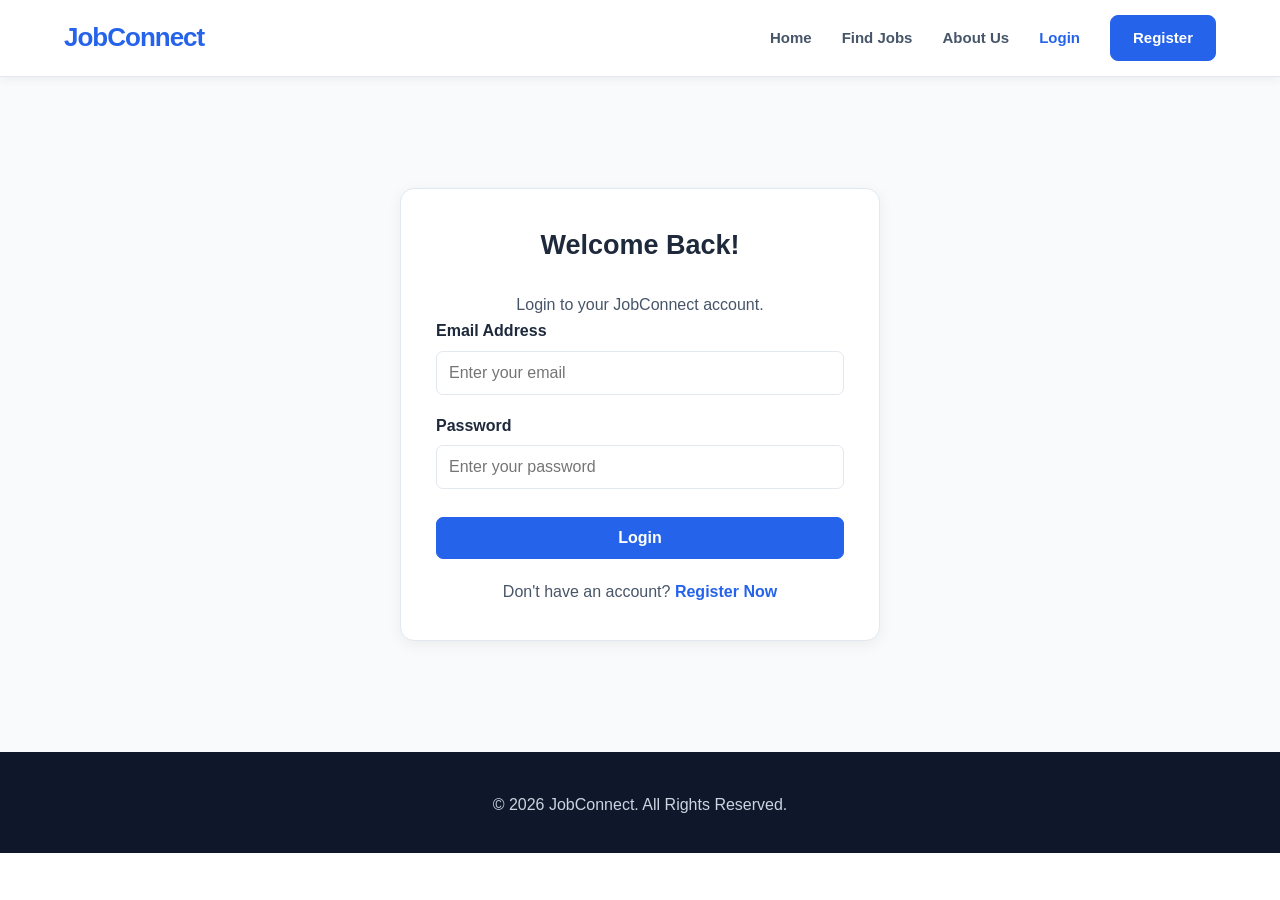
<file: recruiter-dashboard.html>
<!DOCTYPE html>
<html lang="en">
<head>
    <meta charset="UTF-8">
    <meta name="viewport" content="width=device-width, initial-scale=1.0">
    <title>Recruiter Dashboard | JobConnect</title>
    <link rel="stylesheet" href="style.css">
    <script src="script.js" defer></script>
</head>
<body>

<header class="navbar">
    <div class="container nav-container">

        <a href="home.html" class="logo">JobConnect</a>

        <nav class="nav-links">
            <a href="home.html">Home</a>
            <a href="jobs.html">Find Jobs</a>
            <a href="recruiter-dashboard.html" class="active">Dashboard</a>
            <a href="applications.html">Applicants</a>
            <a href="#" id="logoutLink">Logout</a>
        </nav>

        <button class="menu-toggle" id="menuButton"
                aria-label="Toggle navigation"
                aria-expanded="false">☰</button>

    </div>
</header>

<section class="page-heading">
    <h1>Recruiter Dashboard</h1>
    <p>Manage your job postings and applicants.</p>
</section>

<section class="section">

    <p id="dashboardMessage">Loading recruiter dashboard...</p>

    <!-- Statistics -->
    <div class="dashboard-stats">

        <div class="card">
            <h2 id="totalJobs">0</h2>
            <p>Total Jobs Posted</p>
        </div>

        <div class="card">
            <h2 id="totalApplicants">0</h2>
            <p>Total Applicants</p>
        </div>

        <div class="card">
            <h2 id="shortlistedCandidates">0</h2>
            <p>Shortlisted Candidates</p>
        </div>

    </div>

    <!-- Profile and Quick Actions -->
    <div class="dashboard-content">

    
<div class="card">
    <h2>Recruiter Profile</h2>

    <p><strong>Name:</strong> <span id="recruiterName">Loading...</span></p>
    <p><strong>Email:</strong> <span id="recruiterEmail">Loading...</span></p>
    <p><strong>Phone:</strong> <span id="recruiterPhone">Loading...</span></p>
    <p><strong>Role:</strong> Recruiter</p>
</div>



        <div class="card">
            <h2>Quick Actions</h2>

            <a href="post-job.html" class="btn">Post New Job</a>
            <a href="applications.html" class="btn">View Applicants</a>
        </div>

    </div>

    <!-- Job Postings -->
    <h2 class="section-title">My Recent Job Postings</h2>

    <div class="table-container">

        <table>
            <thead>
                <tr>
                    <th>Job Title</th>
                    <th>Location</th>
                    <th>Job Type</th>
                    <th>Status</th>
                    <th>Applicants</th>
                </tr>
            </thead>

            <tbody id="recruiterJobsTable">
                <tr>
                    <td colspan="5">Loading your jobs...</td>
                </tr>
            </tbody>
        </table>

    </div>

</section>

<footer>
    <p>© 2026 JobConnect. All Rights Reserved.</p>
</footer>

<script>

document.addEventListener("DOMContentLoaded", async function () {

    const API = "https://jobconnect-65l2.onrender.com/api";

    const message = document.getElementById("dashboardMessage");
    const jobsTable = document.getElementById("recruiterJobsTable");

    const storedUser = sessionStorage.getItem("jobConnectUser");

    if (!storedUser) {
        window.location.href = "login.html";
        return;
    }

    const user = JSON.parse(storedUser);

    if (user.role !== "RECRUITER") {
        window.location.href = "login.html";
        return;
    }

    // Recruiter Profile
    document.getElementById("recruiterName").textContent = user.name || "Not available";
    document.getElementById("recruiterEmail").textContent = user.email || "Not available";
    document.getElementById("recruiterPhone").textContent = user.phone || "Not available";

    // Logout
    document.getElementById("logoutLink").addEventListener("click", function () {
        sessionStorage.removeItem("jobConnectUser");
        window.location.href = "login.html";
    });

    try {

        // Fetch actual jobs posted by this recruiter
        const jobsResponse = await fetch(
            `${API}/jobs/recruiter/${user.userId}`
        );

        if (!jobsResponse.ok) {
            throw new Error("Unable to fetch recruiter jobs.");
        }

        const jobs = await jobsResponse.json();

        // Fetch applications for each job
        const applicationResponses = await Promise.all(
            jobs.map(job =>
                fetch(`${API}/applications/job/${job.jobId}`)
            )
        );

        if (applicationResponses.some(response => !response.ok)) {
            throw new Error("Unable to fetch applications.");
        }

        const applicationsPerJob = await Promise.all(
            applicationResponses.map(response => response.json())
        );

        // Calculate actual statistics
        let totalApplicants = 0;
        let shortlisted = 0;

        applicationsPerJob.forEach(applications => {

            totalApplicants += applications.length;

            shortlisted += applications.filter(
                app => app.status === "SHORTLISTED"
            ).length;

        });

        document.getElementById("totalJobs").textContent = jobs.length;
        document.getElementById("totalApplicants").textContent = totalApplicants;
        document.getElementById("shortlistedCandidates").textContent = shortlisted;

        // Display jobs
        jobsTable.innerHTML = "";

        if (jobs.length === 0) {

            jobsTable.innerHTML = `
                <tr>
                    <td colspan="5">You have not posted any jobs yet.</td>
                </tr>
            `;

        } else {

            jobs.forEach((job, index) => {

                const row = document.createElement("tr");

                const values = [
                    job.jobTitle,
                    job.location,
                    job.jobType || "Not specified",
                    job.status || "OPEN",
                    applicationsPerJob[index].length
                ];

                values.forEach(value => {

                    const cell = document.createElement("td");
                    cell.textContent = value;
                    row.appendChild(cell);

                });

                jobsTable.appendChild(row);

            });

        }

        message.textContent = "Recruiter dashboard loaded successfully.";

    } catch (error) {

        console.error("Recruiter Dashboard Error:", error);

        message.textContent = "Unable to load dashboard: " + error.message;

        jobsTable.innerHTML = `
            <tr>
                <td colspan="5">Unable to load job postings.</td>
            </tr>
        `;

    }

});
</script>
</body>
</html>
</file>
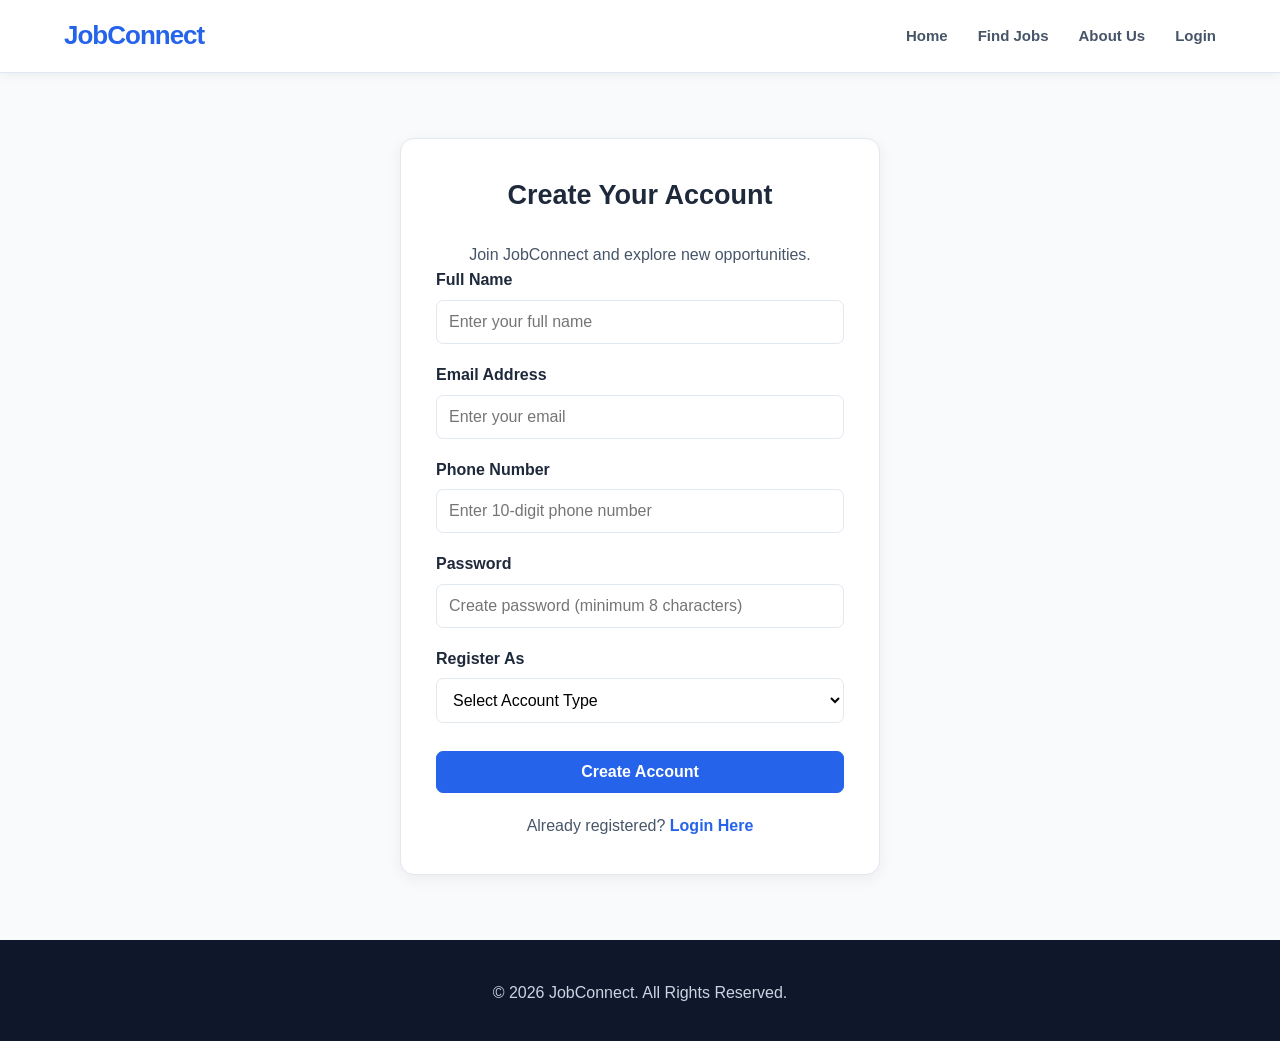
<file: register.html>
<!DOCTYPE html>
<html lang="en">
<head>
    <meta charset="UTF-8">
    <meta name="viewport" content="width=device-width, initial-scale=1.0">

    <title>Register | JobConnect</title>

    <link rel="stylesheet" href="style.css">
    <script src="script.js" defer></script>
</head>

<body>

<header class="navbar">
    <div class="container nav-container">

        <a href="index.html" class="logo">JobConnect</a>

        <nav class="nav-links">
            <a href="index.html">Home</a>
            <a href="jobs.html">Find Jobs</a>
            <a href="about.html">About Us</a>
            <a href="login.html">Login</a>
        </nav>

        <button class="menu-toggle" id="menuButton"
                aria-label="Toggle navigation"
                aria-expanded="false">
            ☰
        </button>

    </div>
</header>


<section class="form-section">

    <div class="form-container">

        <h2>Create Your Account</h2>

        <p>Join JobConnect and explore new opportunities.</p>

        <form id="registerForm">

            <label>Full Name</label>

            <input
                type="text"
                id="name"
                name="name"
                placeholder="Enter your full name"
                required
            >

            <label>Email Address</label>

            <input
                type="email"
                id="registerEmail"
                name="email"
                placeholder="Enter your email"
                required
            >

            <label>Phone Number</label>

            <input
                type="tel"
                id="phone"
                name="phone"
                placeholder="Enter 10-digit phone number"
                required
            >

            <label>Password</label>

            <input
                type="password"
                id="registerPassword"
                name="password"
                placeholder="Create password (minimum 8 characters)"
                required
            >

            <label>Register As</label>

            <select id="role" name="role" required>

                <option value="">Select Account Type</option>

                <option value="SEEKER">Job Seeker</option>

                <option value="RECRUITER">Recruiter</option>

            </select>

            <button type="submit" class="btn full-btn">
                Create Account
            </button>

            <p id="registerMessage"></p>

        </form>

        <p>
            Already registered?
            <a href="login.html">Login Here</a>
        </p>

    </div>

</section>


<footer>
    <p>© 2026 JobConnect. All Rights Reserved.</p>
</footer>

</body>
</html>
</file>
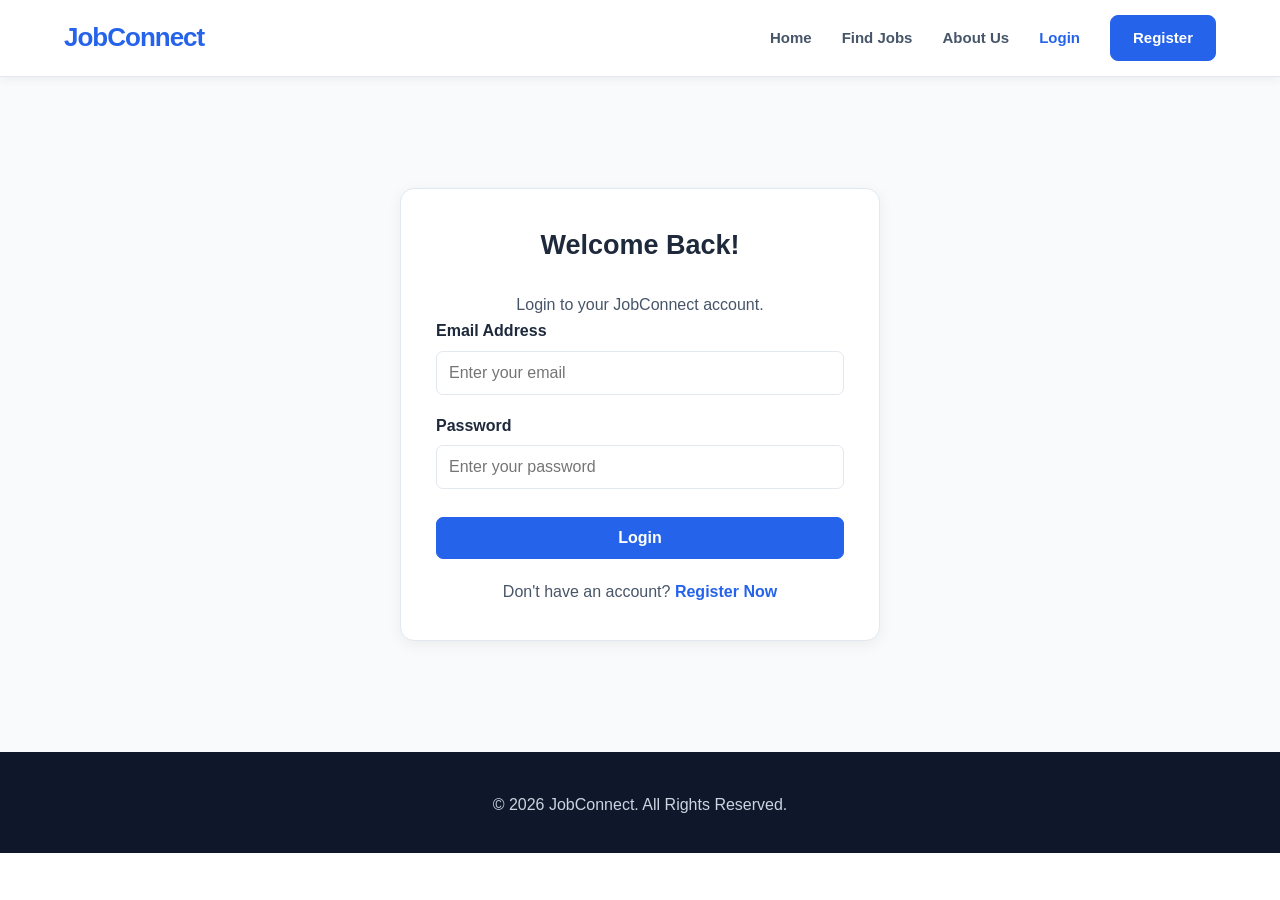
<file: seeker-dashboard.html>
<!DOCTYPE html>
<html lang="en">
<head>
    <meta charset="UTF-8">
    <meta name="viewport" content="width=device-width, initial-scale=1.0">
    <title>Job Seeker Dashboard | JobConnect</title>
    <link rel="stylesheet" href="style.css">
    <script src="script.js" defer></script>
</head>

<body>

<header class="navbar">
    <div class="container nav-container">

        <a href="home.html" class="logo">JobConnect</a>

        <nav class="nav-links">
            <a href="home.html">Home</a>
            <a href="jobs.html">Find Jobs</a>
            <a href="seeker-dashboard.html">Dashboard</a>
            <a href="applications.html">Applications</a>
            <a href="#" id="logoutLink">Logout</a>
        </nav>

        <button class="menu-toggle" id="menuButton"
                aria-label="Toggle navigation"
                aria-expanded="false">☰</button>

    </div>
</header>

<section class="page-heading">
    <h1>Job Seeker Dashboard</h1>
    <p>Welcome back! Manage your profile and track your applications.</p>
</section>

<section class="section">

    <p id="dashboardMessage">Loading your dashboard...</p>

    <!-- Dashboard Statistics -->
    <div class="dashboard-stats">

        <div class="card">
            <h2 id="appliedCount">0</h2>
            <p>Applied Jobs</p>
        </div>

        <div class="card">
            <h2 id="shortlistedCount">0</h2>
            <p>Shortlisted</p>
        </div>

        <div class="card">
            <h2 id="savedCount">0</h2>
            <p>Saved Jobs</p>
        </div>

    </div>

    <!-- Profile and Quick Actions -->
    <div class="dashboard-content">

        <div class="card">
            <h2>My Profile</h2>

            <p><strong>Name:</strong> <span id="userName">Loading...</span></p>
            <p><strong>Email:</strong> <span id="userEmail">Loading...</span></p>
            <p><strong>Phone:</strong> <span id="userPhone">Loading...</span></p>
            <p><strong>Role:</strong> <span id="userRole">Loading...</span></p>
        </div>

        <div class="card">
            <h2>Quick Actions</h2>

            <a href="jobs.html" class="btn">Browse Jobs</a>
            <a href="applications.html" class="btn">My Applications</a>
        </div>

    </div>

    <!-- Recent Applications -->
    <h2 class="section-title">My Recent Applications</h2>

    <div class="table-container">

        <table>
            <thead>
                <tr>
                    <th>Job Title</th>
                    <th>Company</th>
                    <th>Location</th>
                    <th>Status</th>
                </tr>
            </thead>

            <tbody id="applicationsTable">

                <tr>
                    <td colspan="4">Loading applications...</td>
                </tr>

            </tbody>
        </table>

    </div>

</section>

<footer>
    <p>© 2026 JobConnect. All Rights Reserved.</p>
</footer>

<script>
document.addEventListener("DOMContentLoaded", async function () {

    const API = "https://jobconnect-65l2.onrender.com/api";

    // Check logged-in user
    const storedUser = sessionStorage.getItem("jobConnectUser");

    if (!storedUser) {
        window.location.href = "login.html";
        return;
    }

    const user = JSON.parse(storedUser);

    if (user.role !== "SEEKER") {
        window.location.href = "login.html";
        return;
    }

    const message = document.getElementById("dashboardMessage");

    // Logout
    document.getElementById("logoutLink").addEventListener("click", function () {
        sessionStorage.removeItem("jobConnectUser");
        window.location.href = "login.html";
    });

    // Display logged-in user details
    document.getElementById("userName").textContent = user.name || "Not available";
    document.getElementById("userEmail").textContent = user.email || "Not available";
    document.getElementById("userPhone").textContent = user.phone || "Not available";
    document.getElementById("userRole").textContent = "Job Seeker";

    try {

        // Fetch actual database records
        const [applicationsResponse, savedResponse, jobsResponse, companiesResponse] =
            await Promise.all([
                fetch(`${API}/applications/seeker/${user.userId}`),
                fetch(`${API}/saved-jobs/seeker/${user.userId}`),
                fetch(`${API}/jobs`),
                fetch(`${API}/companies`)
            ]);

        if (!applicationsResponse.ok || !savedResponse.ok ||
            !jobsResponse.ok || !companiesResponse.ok) {
            throw new Error("Unable to fetch dashboard data.");
        }

        const applications = await applicationsResponse.json();
        const savedJobs = await savedResponse.json();
        const jobs = await jobsResponse.json();
        const companies = await companiesResponse.json();

        // Calculate actual statistics
        document.getElementById("appliedCount").textContent = applications.length;

        document.getElementById("shortlistedCount").textContent =
            applications.filter(app => app.status === "SHORTLISTED").length;

        document.getElementById("savedCount").textContent = savedJobs.length;

        // Match applications with actual jobs and companies
        const jobsMap = new Map(jobs.map(job => [job.jobId, job]));
        const companiesMap = new Map(companies.map(company => [company.companyId, company]));

        const table = document.getElementById("applicationsTable");
        table.innerHTML = "";

        if (applications.length === 0) {

            table.innerHTML = `
                <tr>
                    <td colspan="4">You have not applied for any jobs yet.</td>
                </tr>
            `;

        } else {

            applications.slice().reverse().slice(0, 5).forEach(application => {

                const job = jobsMap.get(application.jobId);

                const company = job
                    ? companiesMap.get(job.companyId)
                    : null;

                const row = document.createElement("tr");

                const values = [
                    job ? job.jobTitle : "Job #" + application.jobId,
                    company ? company.companyName : "Company not available",
                    job ? job.location : "Not available",
                    application.status || "PENDING"
                ];

                values.forEach(value => {
                    const cell = document.createElement("td");
                    cell.textContent = value;
                    row.appendChild(cell);
                });

                table.appendChild(row);

            });

        }

        message.textContent = "Dashboard data loaded successfully.";

    } catch (error) {

        console.error("Dashboard Error:", error);

        message.textContent =
            "Could not load dashboard data. Please check whether the backend is running.";

        document.getElementById("applicationsTable").innerHTML = `
            <tr>
                <td colspan="4">Unable to load applications.</td>
            </tr>
        `;

    }

});
</script>

</body>
</html>
</file>
<file: style.css>
/* ========================================
   1. GLOBAL STYLES
======================================== */

:root {
    --primary: #2563eb;
    --primary-dark: #1d4ed8;
    --primary-light: #eff6ff;
    --dark: #1e293b;
    --text: #475569;
    --light: #f8fafc;
    --white: #ffffff;
    --border: #e2e8f0;
    --success: #16a34a;
    --warning: #d97706;
    --danger: #dc2626;
    --shadow: 0 4px 15px rgba(0, 0, 0, 0.06);
}

* {
    margin: 0;
    padding: 0;
    box-sizing: border-box;
}

html {
    scroll-behavior: smooth;
}

body {
    font-family: 'Segoe UI', Arial, sans-serif;
    background: var(--white);
    color: var(--dark);
    line-height: 1.6;
}

a {
    text-decoration: none;
    color: inherit;
}

button,
input,
select,
textarea {
    font-family: inherit;
    font-size: inherit;
}

button {
    cursor: pointer;
}

.container {
    width: 90%;
    max-width: 1200px;
    margin: auto;
}


/* ========================================
   2. NAVBAR
======================================== */

.navbar {
    background: var(--white);
    border-bottom: 1px solid var(--border);
    padding: 17px 5%;
    position: sticky;
    top: 0;
    z-index: 1000;
}

.nav-container {
    display: flex;
    justify-content: space-between;
    align-items: center;
}

.logo {
    font-size: 27px;
    font-weight: 800;
    color: var(--primary);
    letter-spacing: -1px;
}

.navbar nav,
.nav-links {
    display: flex;
    align-items: center;
    gap: 28px;
}

.navbar nav a,
.nav-links a {
    color: var(--text);
    font-weight: 600;
    font-size: 15px;
    transition: 0.3s;
}

.navbar nav a:hover,
.nav-links a:hover,
.nav-links a.active {
    color: var(--primary);
}

.menu-toggle {
    display: none;
    background: none;
    border: none;
    font-size: 27px;
}


/* ========================================
   3. BUTTONS
======================================== */

.btn {
    display: inline-block;
    background: var(--primary);
    color: var(--white);
    padding: 11px 23px;
    border: 1px solid var(--primary);
    border-radius: 7px;
    font-weight: 600;
    text-align: center;
    transition: 0.3s;
}

.btn:hover {
    background: var(--primary-dark);
    border-color: var(--primary-dark);
    transform: translateY(-2px);
}

.btn-outline {
    background: transparent;
    color: var(--primary);
}

.btn-outline:hover {
    background: var(--primary);
    color: var(--white);
}

.btn-light {
    background: var(--white);
    color: var(--primary);
    border-color: var(--white);
}

.full-btn {
    width: 100%;
    margin-top: 10px;
}


/* ========================================
   4. HOME PAGE - HERO
======================================== */

.hero {
    background: linear-gradient(135deg, #eff6ff, #dbeafe);
    padding: 100px 5%;
    text-align: center;
}

.hero h1 {
    font-size: clamp(36px, 5vw, 55px);
    font-weight: 800;
    line-height: 1.2;
    margin-bottom: 20px;
}

.hero h1 span {
    color: var(--primary);
}

.hero p {
    max-width: 650px;
    margin: 0 auto 35px;
    color: var(--text);
    font-size: 17px;
}


/* ========================================
   5. SEARCH BOX
======================================== */

.search-box {
    max-width: 850px;
    margin: 30px auto 0;
    background: var(--white);
    padding: 15px;
    border-radius: 12px;
    box-shadow: var(--shadow);
    display: flex;
    align-items: center;
    gap: 12px;
}

.search-box input {
    flex: 1;
    min-width: 0;
    padding: 13px;
    border: 1px solid var(--border);
    border-radius: 7px;
    outline: none;
}

.search-box input:focus {
    border-color: var(--primary);
}

.search-box button {
    white-space: nowrap;
}


/* ========================================
   6. COMMON SECTIONS
======================================== */

.section {
    padding: 70px 5%;
}

.section h2 {
    font-size: 30px;
    margin-bottom: 15px;
}

.section > p {
    color: var(--text);
}

.section-heading {
    text-align: center;
    margin-bottom: 40px;
}

.section-heading p {
    color: var(--text);
}


/* ========================================
   7. CATEGORY AND GENERAL CARDS
======================================== */

.card-container {
    display: grid;
    grid-template-columns: repeat(3, 1fr);
    gap: 25px;
}

.card {
    background: var(--white);
    padding: 25px;
    border: 1px solid var(--border);
    border-radius: 12px;
    box-shadow: var(--shadow);
    transition: 0.3s;
}

.card:hover {
    transform: translateY(-5px);
    border-color: var(--primary);
}

.card h3 {
    margin-bottom: 10px;
}

.card p {
    color: var(--text);
}

.category-card {
    text-align: center;
    background: var(--light);
    padding: 30px 20px;
    border: 1px solid var(--border);
    border-radius: 12px;
    transition: 0.3s;
}

.category-card:hover {
    transform: translateY(-5px);
    box-shadow: var(--shadow);
}

.category-icon {
    font-size: 35px;
    margin-bottom: 12px;
}


/* ========================================
   8. FEATURED JOBS AND JOB LIST
======================================== */

.featured-jobs {
    background: var(--light);
}

.job-list,
#jobList {
    display: grid;
    grid-template-columns: repeat(2, 1fr);
    gap: 22px;
}

.job-card {
    background: var(--white);
    border: 1px solid var(--border);
    border-radius: 12px;
    padding: 25px;
    transition: 0.3s;
    box-shadow: var(--shadow);
}

.job-card:hover {
    transform: translateY(-4px);
    border-color: var(--primary);
}

.job-card h3 {
    font-size: 20px;
    margin-bottom: 5px;
}

.job-card p {
    color: var(--text);
    margin-bottom: 8px;
}

.job-card .company-name {
    font-weight: 600;
    color: var(--text);
}

.job-card .job-type {
    display: inline-block;
    background: var(--primary-light);
    color: var(--primary);
    padding: 5px 12px;
    border-radius: 20px;
    font-size: 12px;
    font-weight: 700;
    margin: 10px 0;
}

.job-info {
    display: flex;
    flex-wrap: wrap;
    gap: 15px;
    color: var(--text);
    margin: 15px 0;
    font-size: 14px;
}

.job-card .btn {
    margin-top: 12px;
}


/* ========================================
   9. PAGE HEADINGS
======================================== */

.page-heading {
    background: linear-gradient(135deg, #eff6ff, #dbeafe);
    padding: 55px 5%;
    text-align: center;
}

.page-heading h1 {
    font-size: 36px;
    margin-bottom: 10px;
}

.page-heading p {
    color: var(--text);
}


/* ========================================
   10. LOGIN AND REGISTER
======================================== */

.form-section {
    min-height: 75vh;
    background: var(--light);
    padding: 65px 20px;
    display: flex;
    justify-content: center;
    align-items: center;
}

.form-container {
    width: 100%;
    max-width: 480px;
    background: var(--white);
    padding: 35px;
    border-radius: 14px;
    box-shadow: var(--shadow);
    border: 1px solid var(--border);
}

.form-container h2 {
    text-align: center;
    font-size: 27px;
    margin-bottom: 25px;
}

.form-container label,
.form-group label {
    display: block;
    font-weight: 600;
    margin-bottom: 7px;
}

.form-container input,
.form-container select,
.form-container textarea,
.form-group input,
.form-group select,
.form-group textarea {
    width: 100%;
    padding: 12px;
    margin-bottom: 18px;
    border: 1px solid var(--border);
    border-radius: 7px;
    outline: none;
    background: var(--white);
}

.form-container input:focus,
.form-container select:focus,
.form-group input:focus,
.form-group select:focus,
.form-group textarea:focus {
    border-color: var(--primary);
}

.form-container .btn {
    width: 100%;
}

.form-container p {
    text-align: center;
    color: var(--text);
    margin-top: 20px;
}

.form-container p a {
    color: var(--primary);
    font-weight: 600;
}


/* ========================================
   11. POST JOB FORM
======================================== */

.form-group {
    margin-bottom: 15px;
}

.form-group textarea {
    min-height: 120px;
    resize: vertical;
}

.form-group select {
    cursor: pointer;
}


/* ========================================
   12. JOB DETAILS PAGE
======================================== */

.details-container,
.job-details-container {
    max-width: 900px;
    margin: 40px auto;
    padding: 35px;
    background: var(--white);
    border: 1px solid var(--border);
    border-radius: 12px;
    box-shadow: var(--shadow);
}

.details-container h1,
.job-details-container h1 {
    font-size: 30px;
    margin-bottom: 10px;
}

.details-container h2,
.job-details-container h2 {
    margin: 25px 0 12px;
}

.details-container p,
.job-details-container p {
    color: var(--text);
    margin-bottom: 12px;
}

.details-container ul,
.job-details-container ul {
    padding-left: 22px;
    color: var(--text);
}

.details-container li,
.job-details-container li {
    margin-bottom: 8px;
}


/* ========================================
   13. DASHBOARDS
======================================== */

.dashboard-section {
    padding: 50px 5%;
    background: var(--light);
}

.dashboard-header {
    margin-bottom: 30px;
}

.dashboard-header h1 {
    font-size: 30px;
    margin-bottom: 5px;
}

.dashboard-header p {
    color: var(--text);
}

.dashboard-stats,
.stats-container {
    display: grid;
    grid-template-columns: repeat(3, 1fr);
    gap: 22px;
    margin-bottom: 35px;
}

.stat-card {
    background: var(--white);
    border: 1px solid var(--border);
    border-radius: 12px;
    padding: 25px;
    box-shadow: var(--shadow);
}

.stat-card h3 {
    color: var(--text);
    font-size: 15px;
}

.stat-card p {
    color: var(--primary);
    font-size: 30px;
    font-weight: 800;
    margin-top: 10px;
}

.dashboard-content {
    display: grid;
    grid-template-columns: 1fr 2fr;
    gap: 25px;
}

.dashboard-card {
    background: var(--white);
    padding: 25px;
    border: 1px solid var(--border);
    border-radius: 12px;
    margin-bottom: 25px;
    box-shadow: var(--shadow);
}

.dashboard-card h2 {
    font-size: 21px;
    margin-bottom: 18px;
}

.dashboard-card p {
    color: var(--text);
    margin-bottom: 10px;
}

.quick-actions {
    display: flex;
    flex-direction: column;
    gap: 12px;
}

.quick-actions .btn {
    width: 100%;
}


/* ========================================
   14. APPLICATIONS TABLE
======================================== */

.table-container {
    width: 100%;
    overflow-x: auto;
    background: var(--white);
    border-radius: 10px;
}

table {
    width: 100%;
    border-collapse: collapse;
    min-width: 700px;
}

thead {
    background: var(--primary-light);
}

th {
    color: var(--dark);
    font-weight: 700;
    font-size: 14px;
}

th,
td {
    padding: 15px;
    text-align: left;
    border-bottom: 1px solid var(--border);
}

td {
    color: var(--text);
    font-size: 14px;
}

tbody tr:hover {
    background: var(--light);
}

.status-cell {
    font-weight: 700;
}

.status-select {
    padding: 8px;
    border: 1px solid var(--border);
    border-radius: 6px;
    outline: none;
}

.update-status-btn {
    background: var(--primary);
    color: var(--white);
    border: none;
    padding: 8px 13px;
    border-radius: 6px;
}

.update-status-btn:hover {
    background: var(--primary-dark);
}


/* ========================================
   15. ABOUT PAGE
======================================== */

.about-section {
    padding: 70px 5%;
}

.about-content {
    max-width: 950px;
    margin: auto;
    text-align: center;
}

.about-content h1,
.about-content h2 {
    margin-bottom: 15px;
}

.about-content p {
    color: var(--text);
    margin-bottom: 25px;
}

.about-grid {
    display: grid;
    grid-template-columns: repeat(3, 1fr);
    gap: 22px;
    margin: 35px 0;
}

.about-card {
    background: var(--light);
    padding: 25px;
    border: 1px solid var(--border);
    border-radius: 12px;
}

.about-card h3 {
    margin-bottom: 10px;
}

.about-card p {
    color: var(--text);
}


/* ========================================
   16. CTA SECTION
======================================== */

.cta,
.cta-section {
    background: var(--primary);
    color: var(--white);
    text-align: center;
    padding: 65px 20px;
}

.cta h2,
.cta-section h2 {
    font-size: 30px;
    margin-bottom: 12px;
}

.cta p,
.cta-section p {
    margin-bottom: 25px;
    color: #eff6ff;
}


/* ========================================
   17. FOOTER
======================================== */

footer,
.footer {
    background: #0f172a;
    color: var(--white);
    padding: 40px 5% 20px;
    text-align: center;
}

footer h3,
.footer h3 {
    font-size: 25px;
    margin-bottom: 10px;
}

footer p,
.footer p {
    color: #cbd5e1;
    margin-bottom: 15px;
}

.footer-links {
    display: flex;
    justify-content: center;
    flex-wrap: wrap;
    gap: 25px;
    margin: 25px 0;
}

.footer-links a {
    color: #cbd5e1;
}

.footer-links a:hover {
    color: var(--white);
}

.copyright {
    border-top: 1px solid #334155;
    padding-top: 20px;
    font-size: 13px;
}


/* ========================================
   18. TABLET RESPONSIVENESS
======================================== */

@media (max-width: 900px) {

    .card-container,
    .about-grid {
        grid-template-columns: repeat(2, 1fr);
    }

    .dashboard-content {
        grid-template-columns: 1fr;
    }

    .job-list,
    #jobList {
        grid-template-columns: repeat(2, 1fr);
    }

}


/* ========================================
   19. MOBILE RESPONSIVENESS
======================================== */

@media (max-width: 650px) {

    .navbar {
        padding: 15px 5%;
    }

    .menu-toggle {
        display: block;
    }

    .nav-links {
        display: none;
        position: absolute;
        top: 65px;
        left: 0;
        width: 100%;
        background: var(--white);
        flex-direction: column;
        align-items: flex-start;
        padding: 22px 5%;
        gap: 18px;
        box-shadow: var(--shadow);
    }

    .nav-links.show {
        display: flex;
    }

    .hero {
        padding: 70px 5%;
    }

    .hero h1 {
        font-size: 35px;
    }

    .search-box {
        flex-direction: column;
        align-items: stretch;
    }

    .search-box input,
    .search-box button {
        width: 100%;
    }

    .card-container,
    .stats-container,
    .dashboard-stats,
    .about-grid,
    .job-list,
    #jobList {
        grid-template-columns: 1fr;
    }

    .section {
        padding: 50px 5%;
    }

    .section h2 {
        font-size: 25px;
    }

    .form-container {
        padding: 25px 20px;
    }

    .details-container,
    .job-details-container {
        margin: 20px;
        padding: 22px;
    }

    .page-heading h1 {
        font-size: 28px;
    }

    .cta h2,
    .cta-section h2 {
        font-size: 25px;
    }

}
/* Consistent Navbar Across All Pages */

.navbar {
    width: 100%;
    background: #ffffff;
    padding: 15px 0;
    box-shadow: 0 2px 10px rgba(0, 0, 0, 0.06);
    position: relative;
    z-index: 1000;
}

.nav-container {
    max-width: 1200px;
    width: 90%;
    margin: auto;
    display: flex;
    align-items: center;
    justify-content: space-between;
}

.navbar .logo {
    font-size: 26px;
    font-weight: 700;
    color: #2563eb;
    text-decoration: none;
    white-space: nowrap;
}

.nav-links {
    display: flex;
    align-items: center;
    justify-content: flex-end;
    gap: 28px;
}

.nav-links a {
    text-decoration: none;
    color: #334155;
    font-weight: 500;
    transition: 0.3s;
}

.nav-links a:hover,
.nav-links a.active {
    color: #2563eb;
}

.menu-toggle {
    display: none;
    background: none;
    border: none;
    font-size: 25px;
    cursor: pointer;
}

@media (max-width: 768px) {

    .nav-container {
        flex-wrap: wrap;
    }

    .menu-toggle {
        display: block;
    }

    .nav-links {
        display: none;
        width: 100%;
        flex-direction: column;
        align-items: flex-start;
        gap: 18px;
        padding: 20px 0;
    }

    .nav-links.show {
        display: flex;
    }

}
.nav-links a.btn-primary {
    background: #2563eb;
    color: #ffffff !important;
    padding: 10px 22px;
    border-radius: 8px;
    text-decoration: none;
    font-weight: 600;
    transition: 0.3s ease;
}

.nav-links a.btn-primary:hover {
    background: #1d4ed8;
    color: #ffffff !important;
}
/* Post Job Page Navbar Alignment */
.navbar {
    display: flex;
    justify-content: space-between;
    align-items: center;
    width: 100%;
}

.navbar nav {
    display: flex;
    align-items: center;
    gap: 30px;
    margin-left: auto;
}

.navbar nav a {
    text-decoration: none;
}
</file>
